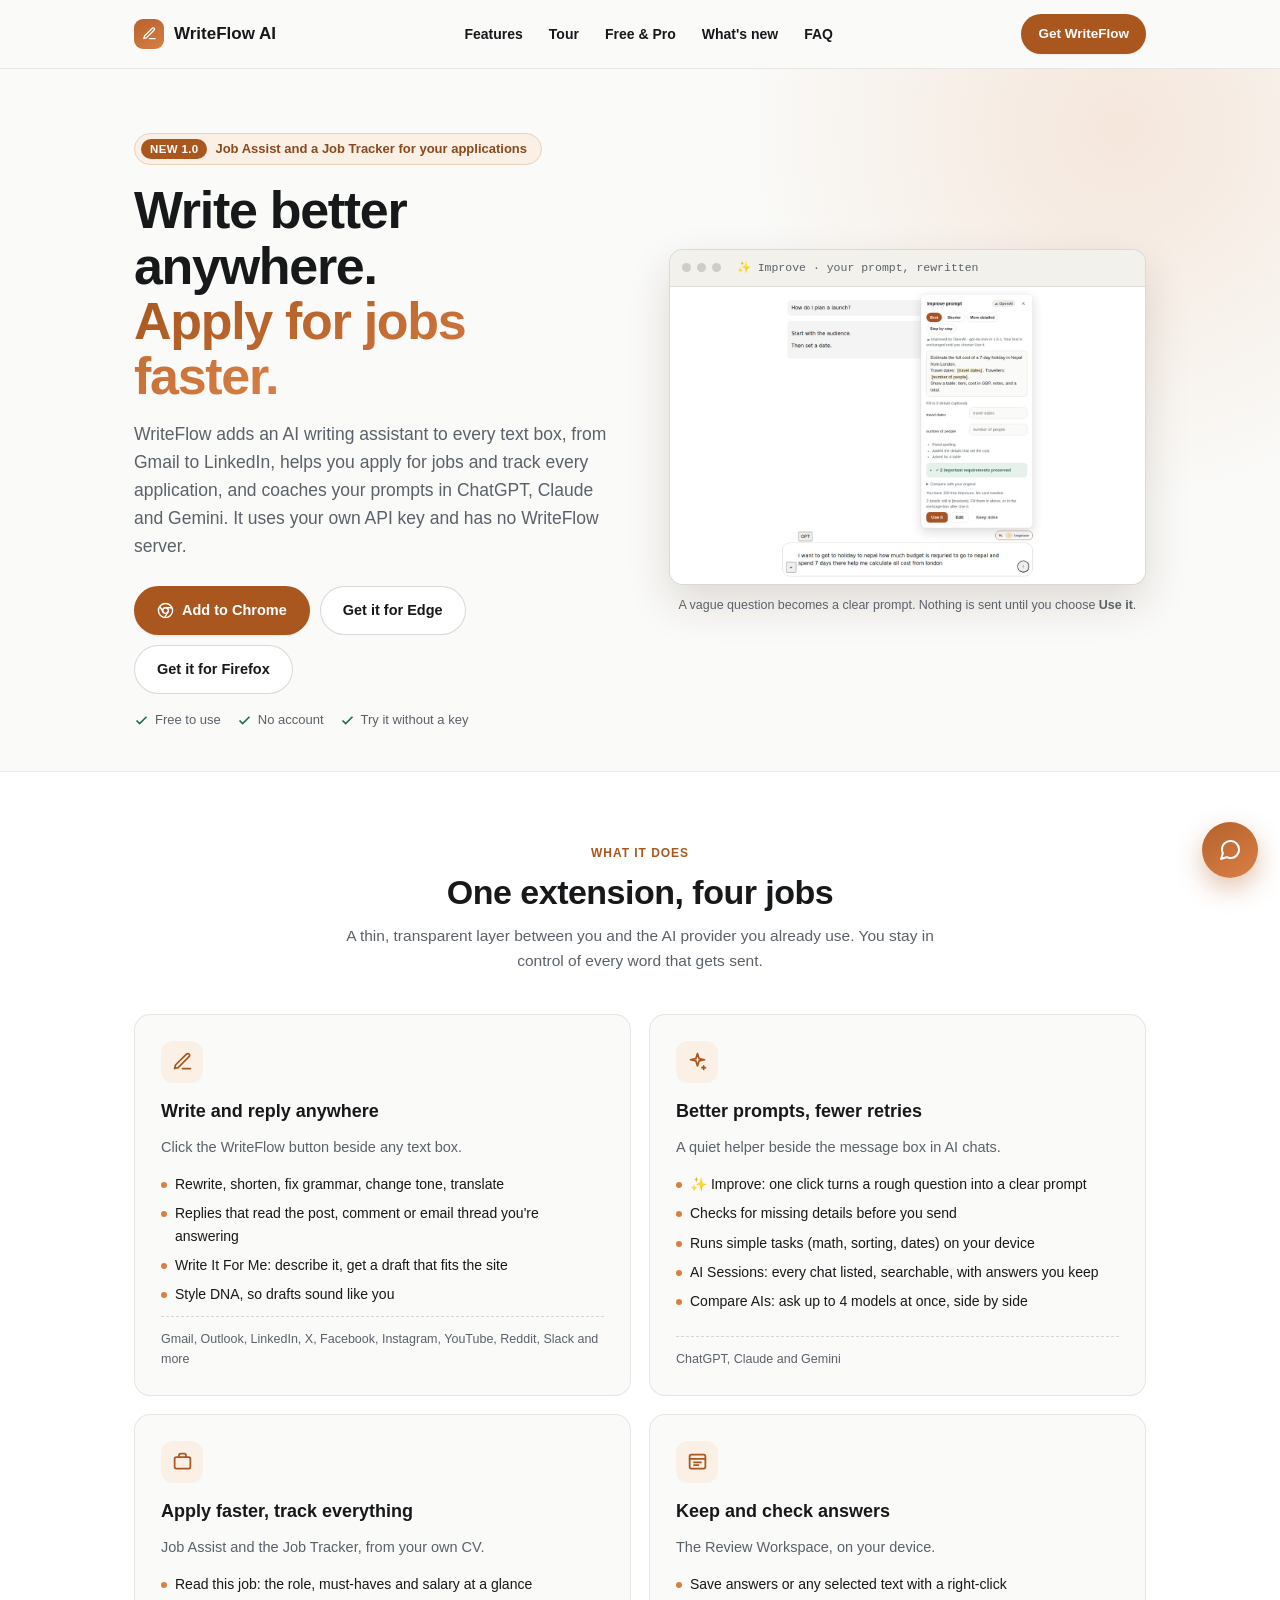
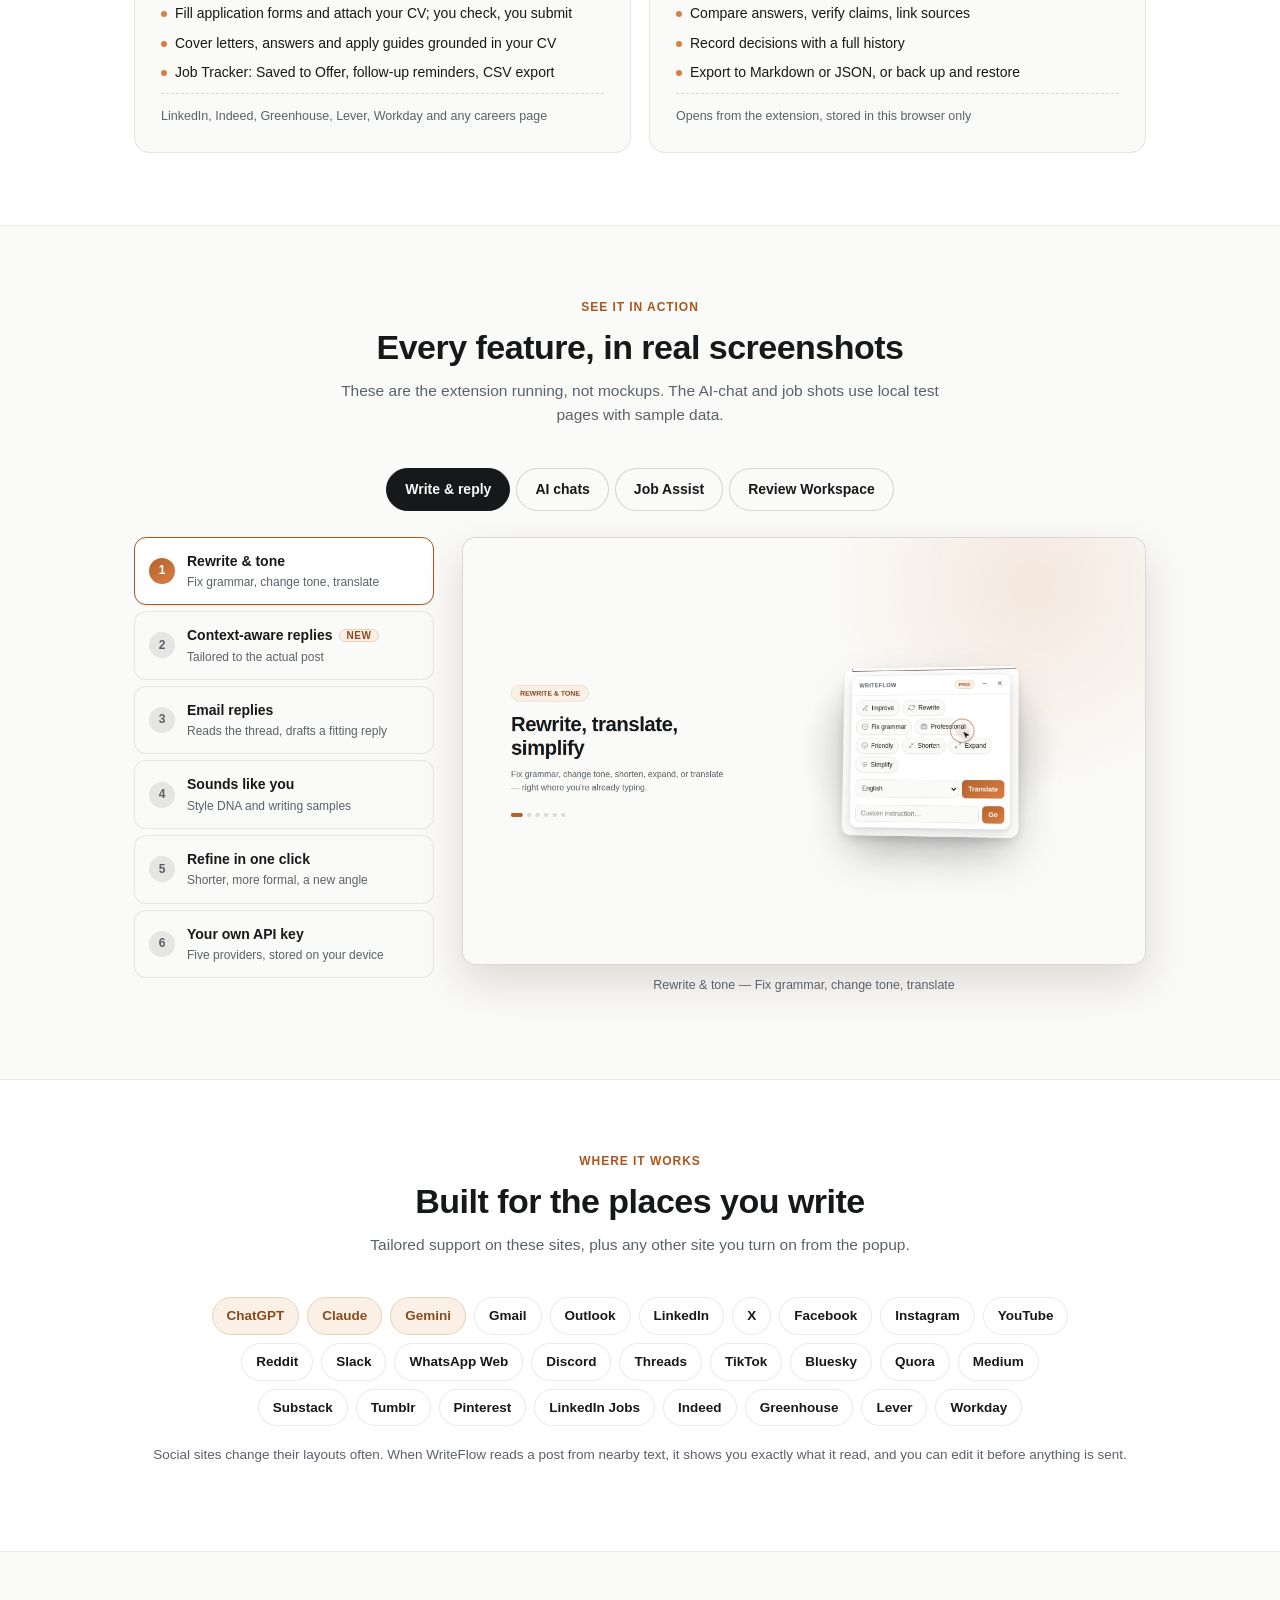
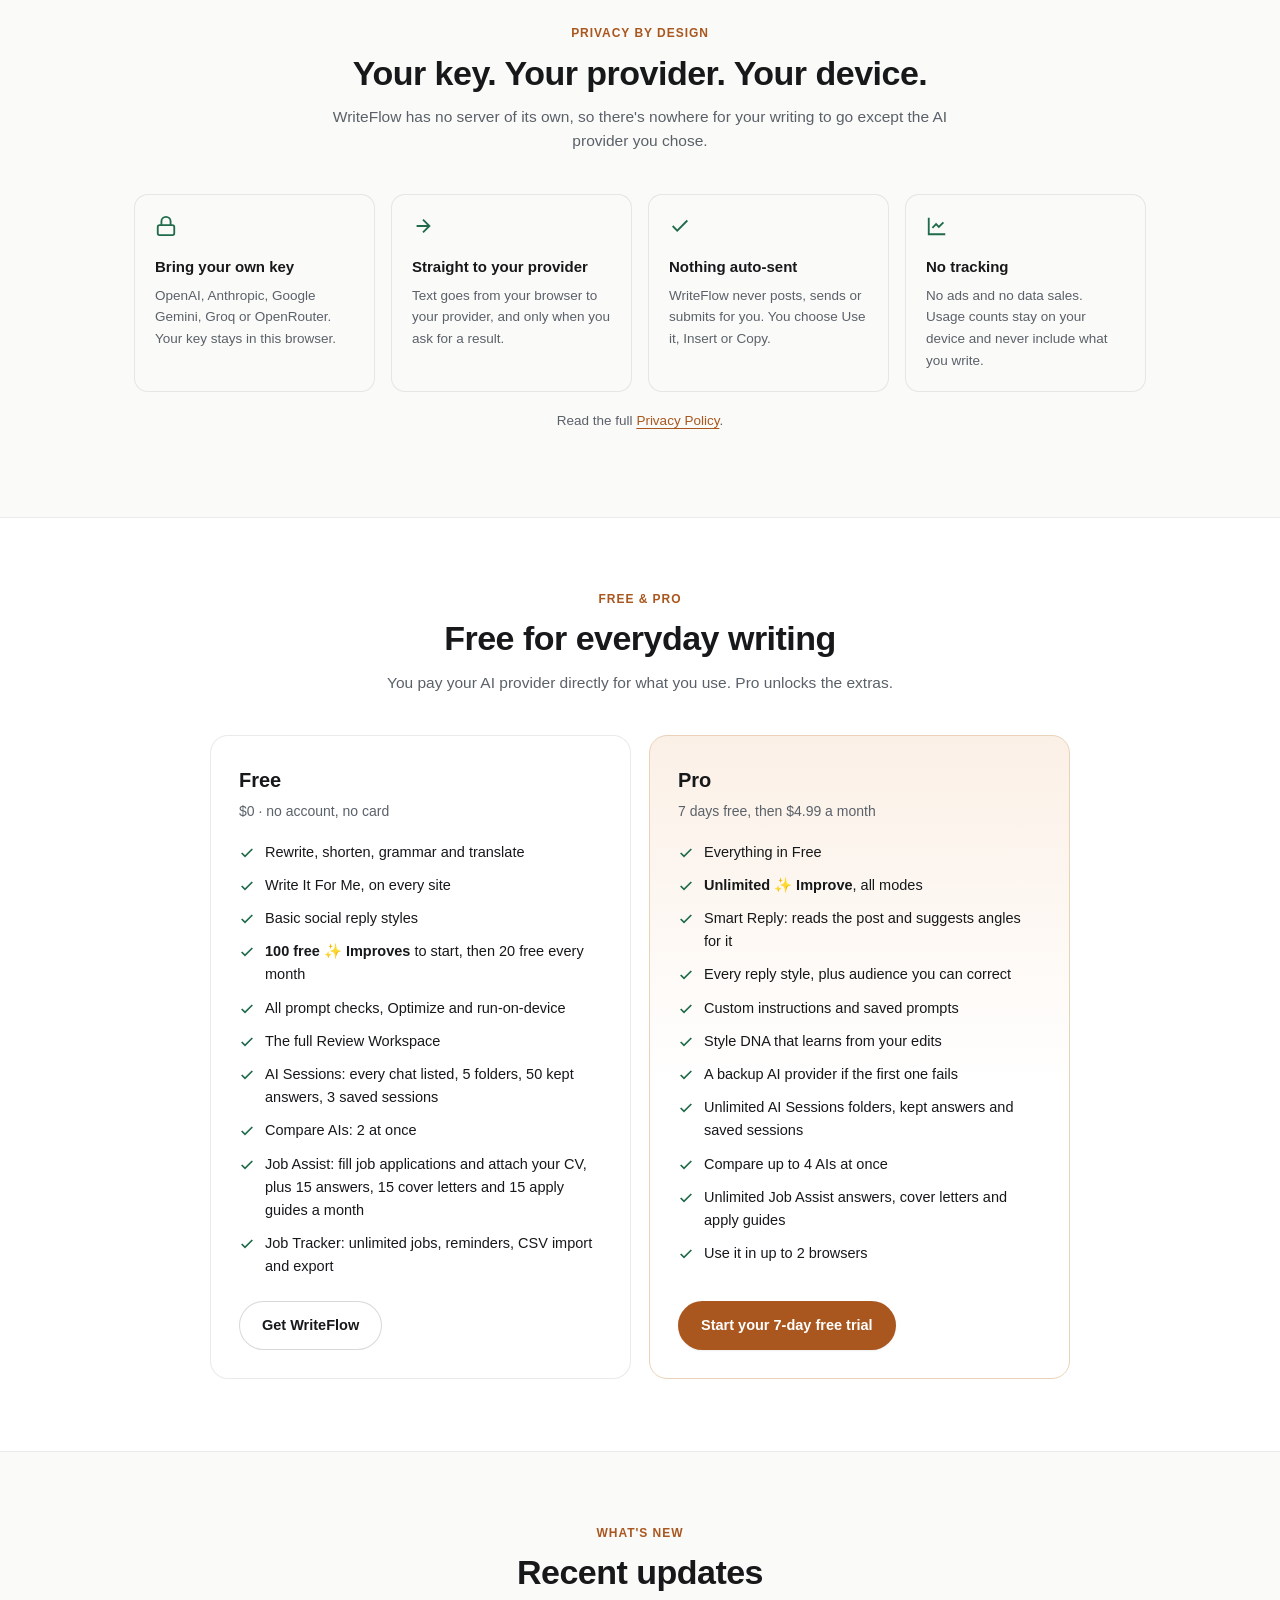
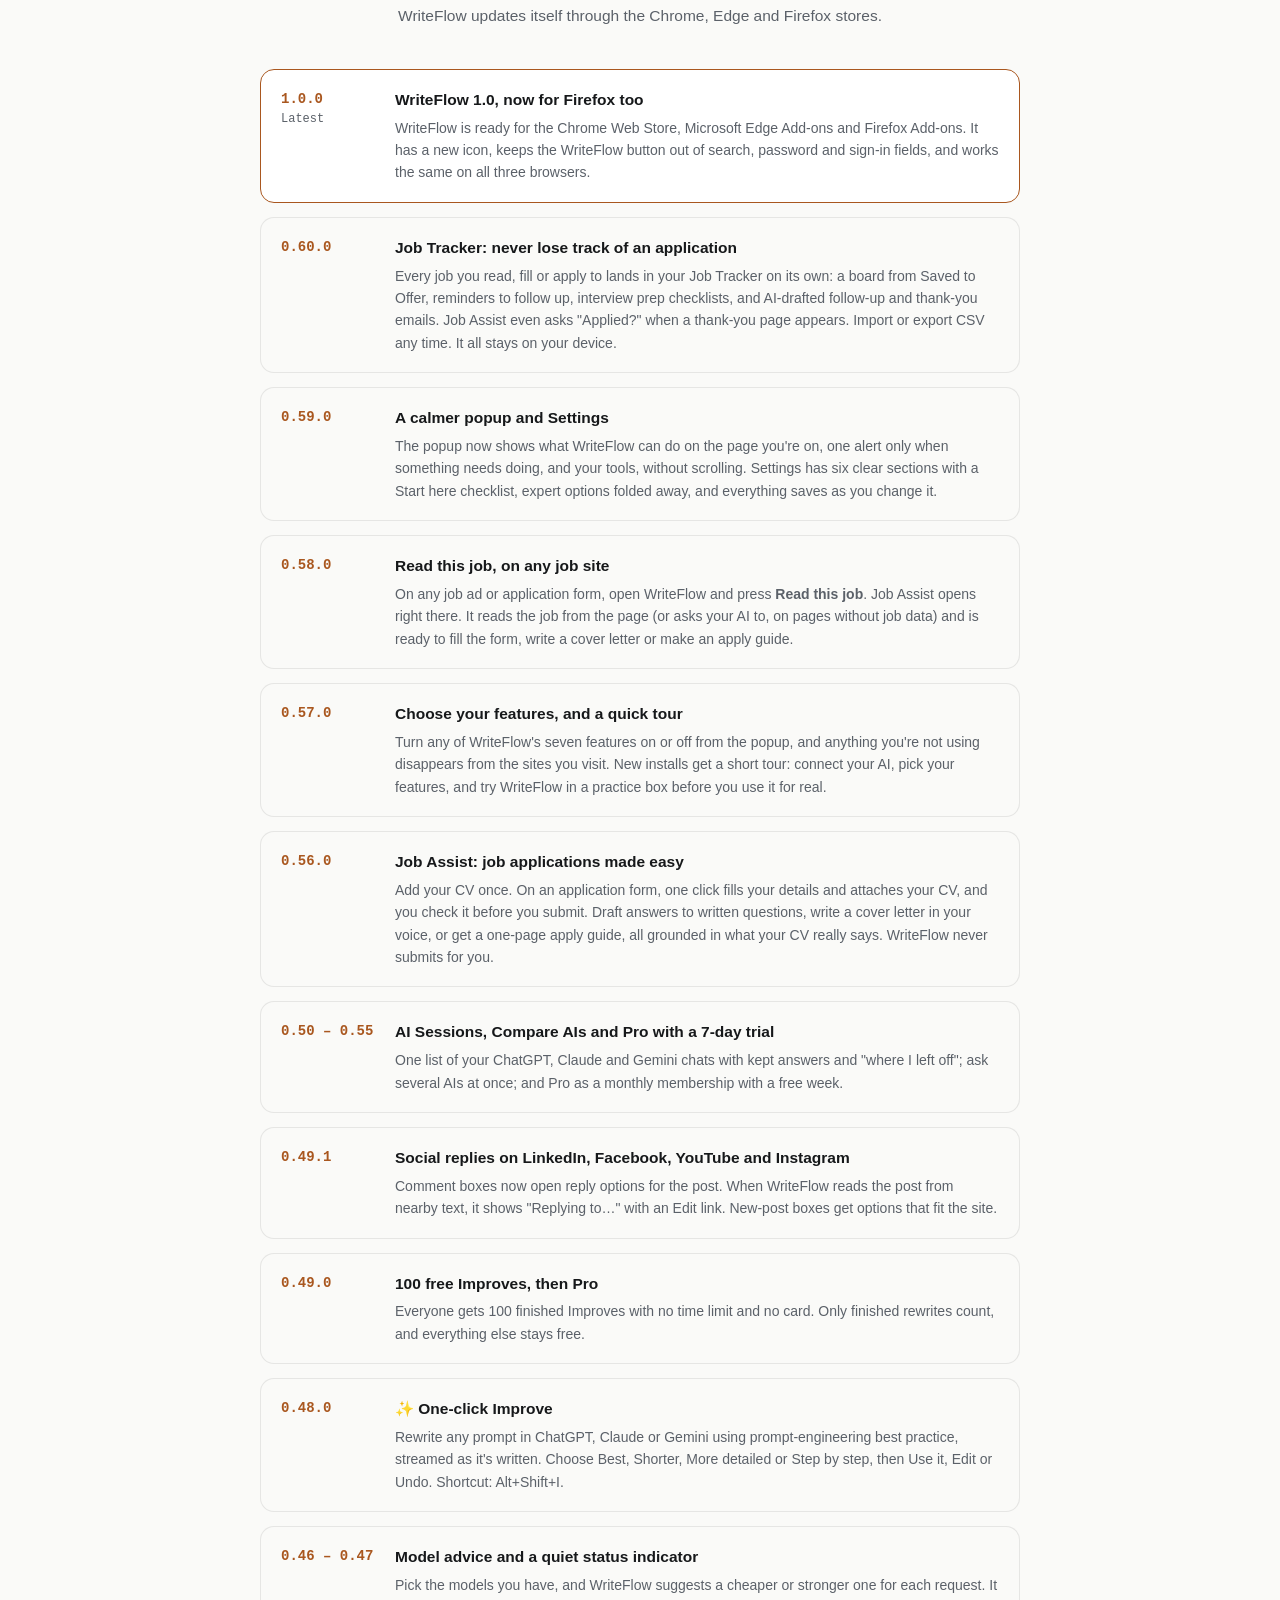
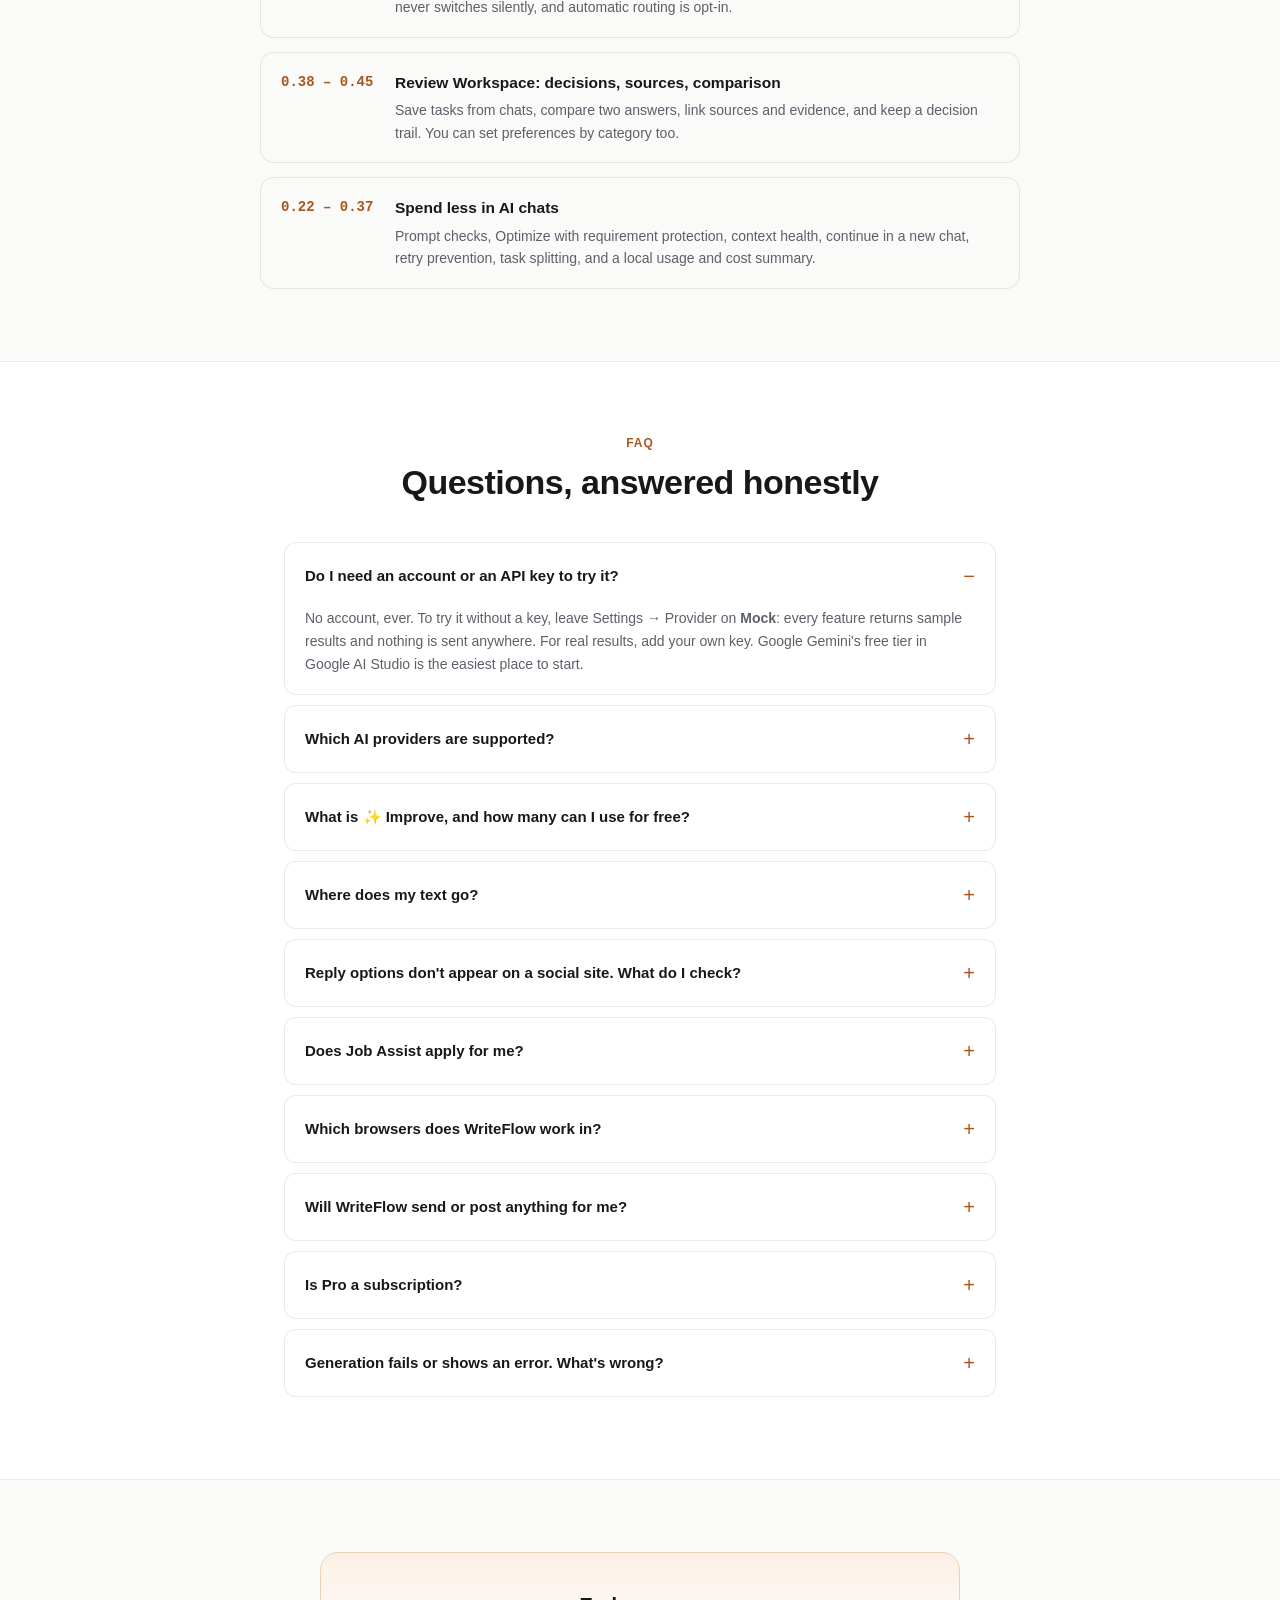
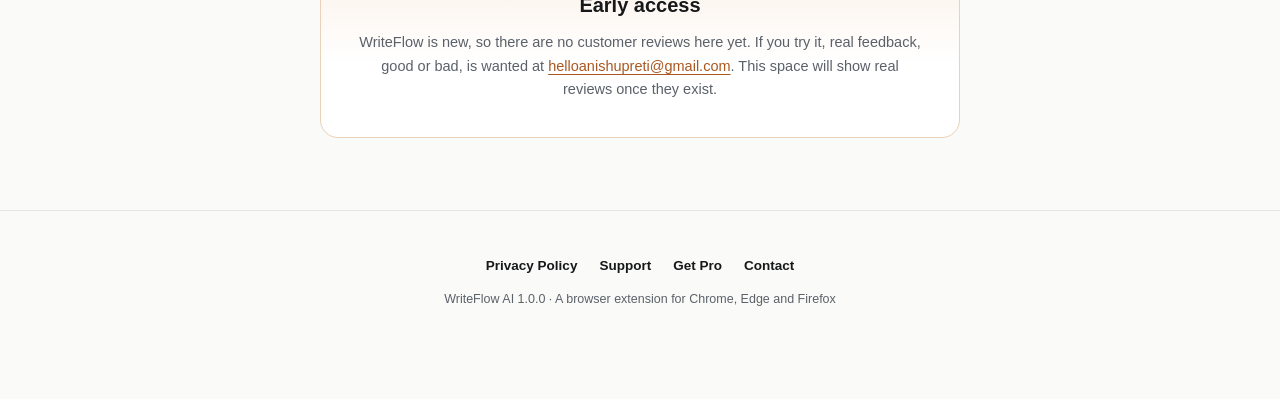
<file: index.html>
<!doctype html>
<html lang="en">
<head>
<meta charset="utf-8" />
<meta name="viewport" content="width=device-width, initial-scale=1, viewport-fit=cover" />
<title>WriteFlow AI — Write, reply and apply with your own AI</title>
<meta name="description" content="WriteFlow AI adds an AI writing assistant to every text box, Job Assist and a Job Tracker for your applications, and a prompt coach for ChatGPT, Claude and Gemini. Bring your own AI key. For Chrome, Edge and Firefox." />
<meta property="og:title" content="WriteFlow AI" />
<meta property="og:description" content="AI writing wherever you type, job applications and a Job Tracker, and one-click prompt Improve. Your own API key, no WriteFlow server." />
<meta property="og:image" content="feature-7-improve.jpg" />
<meta name="theme-color" content="#FAFAF8" media="(prefers-color-scheme: light)" />
<meta name="theme-color" content="#141517" media="(prefers-color-scheme: dark)" />
<link rel="stylesheet" href="site.css" />
</head>
<body>
<a class="skip" href="#main">Skip to content</a>

<nav class="top" aria-label="Main">
  <div class="wrap">
    <a class="brand" href="https://chromewebstore.google.com/detail/writeflow-ai/jhjplcncpldaamlmdbcalagkdjlmplfg" target="_blank" rel="noopener"">
      <span class="mark" aria-hidden="true"><svg width="15" height="15" viewBox="0 0 24 24" fill="none" stroke="#fff" stroke-width="2" stroke-linecap="round" stroke-linejoin="round"><path d="M12 20h9"/><path d="M16.5 3.5a2.121 2.121 0 0 1 3 3L7 19l-4 1 1-4Z"/></svg></span>
      WriteFlow AI
    </a>
    <div class="nav-links">
      <a href="#features">Features</a>
      <a href="#tour">Tour</a>
      <a href="#pricing">Free &amp; Pro</a>
      <a href="#whats-new">What's new</a>
      <a href="#faq">FAQ</a>
    </div>
    <a class="btn btn-primary btn-sm" href="https://chromewebstore.google.com/detail/writeflow-ai/jhjplcncpldaamlmdbcalagkdjlmplfg" target="_blank" rel="noopener"">Get WriteFlow</a>
  </div>
</nav>

<main id="main">
<header class="hero">
  <div class="glow" aria-hidden="true"></div>
  <div class="wrap hero-grid">
    <div>
      <a class="pill" href="#whats-new"><b>NEW 1.0</b> Job Assist and a Job Tracker for your applications</a>
      <h1>Write better anywhere.<br /><span class="accent">Apply for jobs faster.</span></h1>
      <p class="hero-sub">WriteFlow adds an AI writing assistant to every text box, from Gmail to LinkedIn, helps you apply for jobs and track every application, and coaches your prompts in ChatGPT, Claude and Gemini. It uses your own API key and has no WriteFlow server.</p>
      <div class="hero-ctas" id="install">
        <!-- Paste your Chrome Web Store listing URL into href below -->
        <a class="btn btn-primary" id="chrome-link" href="https://chromewebstore.google.com/detail/writeflow-ai/jhjplcncpldaamlmdbcalagkdjlmplfg" target="_blank" rel="noopener">
          <svg width="17" height="17" viewBox="0 0 24 24" fill="none" stroke="currentColor" stroke-width="2" aria-hidden="true"><circle cx="12" cy="12" r="10"/><circle cx="12" cy="12" r="4"/><path d="M21.2 8H12M3.9 6.1 8.5 14M10.9 21.9 15.5 14"/></svg>
          Add to Chrome
        </a>
        <!-- Paste your Microsoft Edge Add-ons listing URL into href below -->
        <a class="btn btn-ghost" id="edge-link" href="https://microsoftedge.microsoft.com/addons/detail/writeflow-ai/eicbicjoddlcniaeecjkgbodmfpnkmbj" target="_blank" rel="noopener">Get it for Edge</a>
        <!-- Paste your Firefox Add-ons (AMO) listing URL into href below -->
        <a class="btn btn-ghost" id="firefox-link" href="https://addons.mozilla.org/en-GB/firefox/addon/writeflow-ai/" target="_blank" rel="noopener">Get it for Firefox</a>
      </div>
      <div class="hero-note">
        <span><svg width="15" height="15" viewBox="0 0 24 24" fill="none" stroke="currentColor" stroke-width="2.6" aria-hidden="true"><path d="M20 6 9 17l-5-5"/></svg>Free to use</span>
        <span><svg width="15" height="15" viewBox="0 0 24 24" fill="none" stroke="currentColor" stroke-width="2.6" aria-hidden="true"><path d="M20 6 9 17l-5-5"/></svg>No account</span>
        <span><svg width="15" height="15" viewBox="0 0 24 24" fill="none" stroke="currentColor" stroke-width="2.6" aria-hidden="true"><path d="M20 6 9 17l-5-5"/></svg>Try it without a key</span>
      </div>
    </div>
    <figure style="margin:0">
      <div class="frame">
        <div class="frame-bar" aria-hidden="true"><i></i><i></i><i></i><span>✨ Improve · your prompt, rewritten</span></div>
        <img src="feature-7-improve.jpg" width="1280" height="800" alt="The WriteFlow Improve card beside an AI chat box, showing a vague travel-budget question rewritten into a clear prompt with the missing details marked." />
      </div>
      <figcaption class="caption">A vague question becomes a clear prompt. Nothing is sent until you choose <b>Use it</b>.</figcaption>
    </figure>
  </div>
</header>

<section class="alt" id="features">
  <div class="wrap">
    <div class="section-head">
      <div class="eyebrow">What it does</div>
      <h2>One extension, four jobs</h2>
      <p class="section-sub">A thin, transparent layer between you and the AI provider you already use. You stay in control of every word that gets sent.</p>
    </div>
    <div class="pillars">
      <article class="pillar">
        <div class="pillar-icon" aria-hidden="true"><svg width="21" height="21" viewBox="0 0 24 24" fill="none" stroke="currentColor" stroke-width="2" stroke-linecap="round" stroke-linejoin="round"><path d="M12 20h9"/><path d="M16.5 3.5a2.121 2.121 0 0 1 3 3L7 19l-4 1 1-4Z"/></svg></div>
        <h3>Write and reply anywhere</h3>
        <p>Click the WriteFlow button beside any text box.</p>
        <ul>
          <li>Rewrite, shorten, fix grammar, change tone, translate</li>
          <li>Replies that read the post, comment or email thread you're answering</li>
          <li>Write It For Me: describe it, get a draft that fits the site</li>
          <li>Style DNA, so drafts sound like you</li>
        </ul>
        <div class="where">Gmail, Outlook, LinkedIn, X, Facebook, Instagram, YouTube, Reddit, Slack and more</div>
      </article>
      <article class="pillar">
        <div class="pillar-icon" aria-hidden="true"><svg width="21" height="21" viewBox="0 0 24 24" fill="none" stroke="currentColor" stroke-width="2" stroke-linecap="round" stroke-linejoin="round"><path d="m12 3 1.9 5.8L20 10l-6.1 1.2L12 17l-1.9-5.8L4 10l6.1-1.2Z"/><path d="M19 17v4M17 19h4"/></svg></div>
        <h3>Better prompts, fewer retries</h3>
        <p>A quiet helper beside the message box in AI chats.</p>
        <ul>
          <li>✨ Improve: one click turns a rough question into a clear prompt</li>
          <li>Checks for missing details before you send</li>
          <li>Runs simple tasks (math, sorting, dates) on your device</li>
          <li>AI Sessions: every chat listed, searchable, with answers you keep</li>
          <li>Compare AIs: ask up to 4 models at once, side by side</li>
        </ul>
        <div class="where">ChatGPT, Claude and Gemini</div>
      </article>
      <article class="pillar">
        <div class="pillar-icon" aria-hidden="true"><svg width="21" height="21" viewBox="0 0 24 24" fill="none" stroke="currentColor" stroke-width="2" stroke-linecap="round" stroke-linejoin="round"><rect x="3" y="7" width="18" height="13" rx="2"/><path d="M8 7V5a2 2 0 0 1 2-2h4a2 2 0 0 1 2 2v2"/></svg></div>
        <h3>Apply faster, track everything</h3>
        <p>Job Assist and the Job Tracker, from your own CV.</p>
        <ul>
          <li>Read this job: the role, must-haves and salary at a glance</li>
          <li>Fill application forms and attach your CV; you check, you submit</li>
          <li>Cover letters, answers and apply guides grounded in your CV</li>
          <li>Job Tracker: Saved to Offer, follow-up reminders, CSV export</li>
        </ul>
        <div class="where">LinkedIn, Indeed, Greenhouse, Lever, Workday and any careers page</div>
      </article>
      <article class="pillar">
        <div class="pillar-icon" aria-hidden="true"><svg width="21" height="21" viewBox="0 0 24 24" fill="none" stroke="currentColor" stroke-width="2" stroke-linecap="round" stroke-linejoin="round"><rect x="3" y="4" width="18" height="16" rx="2"/><path d="M3 9h18M8 13h8M8 16h5"/></svg></div>
        <h3>Keep and check answers</h3>
        <p>The Review Workspace, on your device.</p>
        <ul>
          <li>Save answers or any selected text with a right-click</li>
          <li>Compare answers, verify claims, link sources</li>
          <li>Record decisions with a full history</li>
          <li>Export to Markdown or JSON, or back up and restore</li>
        </ul>
        <div class="where">Opens from the extension, stored in this browser only</div>
      </article>
    </div>
  </div>
</section>

<section id="tour">
  <div class="wrap">
    <div class="section-head">
      <div class="eyebrow">See it in action</div>
      <h2>Every feature, in real screenshots</h2>
      <p class="section-sub">These are the extension running, not mockups. The AI-chat and job shots use local test pages with sample data.</p>
    </div>
    <div class="groups" role="group" aria-label="Choose a feature group">
      <button class="group-btn" type="button" data-group="write" aria-pressed="true">Write &amp; reply</button>
      <button class="group-btn" type="button" data-group="prompt" aria-pressed="false">AI chats</button>
      <button class="group-btn" type="button" data-group="jobs" aria-pressed="false">Job Assist</button>
      <button class="group-btn" type="button" data-group="review" aria-pressed="false">Review Workspace</button>
    </div>
    <div class="showcase">
      <div class="tabs" role="tablist" aria-label="Features" aria-orientation="vertical"></div>
      <div class="shot" role="tabpanel" id="shot-panel">
        <div class="frame"><img id="shot-img" src="feature-1-rewrite.jpg" width="1280" height="800" alt="" /></div>
        <p class="caption" id="shot-caption"></p>
      </div>
    </div>
  </div>
</section>

<section class="alt" id="sites">
  <div class="wrap">
    <div class="section-head">
      <div class="eyebrow">Where it works</div>
      <h2>Built for the places you write</h2>
      <p class="section-sub">Tailored support on these sites, plus any other site you turn on from the popup.</p>
    </div>
    <div class="sites">
      <span class="site ai">ChatGPT</span><span class="site ai">Claude</span><span class="site ai">Gemini</span>
      <span class="site">Gmail</span><span class="site">Outlook</span><span class="site">LinkedIn</span><span class="site">X</span>
      <span class="site">Facebook</span><span class="site">Instagram</span><span class="site">YouTube</span><span class="site">Reddit</span>
      <span class="site">Slack</span><span class="site">WhatsApp Web</span><span class="site">Discord</span><span class="site">Threads</span>
      <span class="site">TikTok</span><span class="site">Bluesky</span><span class="site">Quora</span><span class="site">Medium</span>
      <span class="site">Substack</span><span class="site">Tumblr</span><span class="site">Pinterest</span>
      <span class="site">LinkedIn Jobs</span><span class="site">Indeed</span><span class="site">Greenhouse</span><span class="site">Lever</span><span class="site">Workday</span>
    </div>
    <p class="sites-note">Social sites change their layouts often. When WriteFlow reads a post from nearby text, it shows you exactly what it read, and you can edit it before anything is sent.</p>
  </div>
</section>

<section id="privacy">
  <div class="wrap">
    <div class="section-head">
      <div class="eyebrow">Privacy by design</div>
      <h2>Your key. Your provider. Your device.</h2>
      <p class="section-sub">WriteFlow has no server of its own, so there's nowhere for your writing to go except the AI provider you chose.</p>
    </div>
    <div class="trust">
      <div><svg width="22" height="22" viewBox="0 0 24 24" fill="none" stroke="currentColor" stroke-width="2" aria-hidden="true"><rect x="3" y="11" width="18" height="11" rx="2"/><path d="M7 11V7a5 5 0 0 1 10 0v4"/></svg><h3>Bring your own key</h3><p>OpenAI, Anthropic, Google Gemini, Groq or OpenRouter. Your key stays in this browser.</p></div>
      <div><svg width="22" height="22" viewBox="0 0 24 24" fill="none" stroke="currentColor" stroke-width="2" aria-hidden="true"><path d="M5 12h14M12 5l7 7-7 7"/></svg><h3>Straight to your provider</h3><p>Text goes from your browser to your provider, and only when you ask for a result.</p></div>
      <div><svg width="22" height="22" viewBox="0 0 24 24" fill="none" stroke="currentColor" stroke-width="2" aria-hidden="true"><path d="M20 6 9 17l-5-5"/></svg><h3>Nothing auto-sent</h3><p>WriteFlow never posts, sends or submits for you. You choose Use it, Insert or Copy.</p></div>
      <div><svg width="22" height="22" viewBox="0 0 24 24" fill="none" stroke="currentColor" stroke-width="2" aria-hidden="true"><path d="M3 3v18h18"/><path d="m7 14 4-4 3 3 5-5"/></svg><h3>No tracking</h3><p>No ads and no data sales. Usage counts stay on your device and never include what you write.</p></div>
    </div>
    <p class="sites-note">Read the full <a href="privacy-policy.html">Privacy Policy</a>.</p>
  </div>
</section>

<section class="alt" id="pricing">
  <div class="wrap">
    <div class="section-head">
      <div class="eyebrow">Free &amp; Pro</div>
      <h2>Free for everyday writing</h2>
      <p class="section-sub">You pay your AI provider directly for what you use. Pro unlocks the extras.</p>
    </div>
    <div class="plans">
      <div class="plan">
        <h3>Free</h3>
        <div class="price">$0 · no account, no card</div>
        <ul>
          <li><svg width="16" height="16" viewBox="0 0 24 24" fill="none" stroke="currentColor" stroke-width="2.6" aria-hidden="true"><path d="M20 6 9 17l-5-5"/></svg><span>Rewrite, shorten, grammar and translate</span></li>
          <li><svg width="16" height="16" viewBox="0 0 24 24" fill="none" stroke="currentColor" stroke-width="2.6" aria-hidden="true"><path d="M20 6 9 17l-5-5"/></svg><span>Write It For Me, on every site</span></li>
          <li><svg width="16" height="16" viewBox="0 0 24 24" fill="none" stroke="currentColor" stroke-width="2.6" aria-hidden="true"><path d="M20 6 9 17l-5-5"/></svg><span>Basic social reply styles</span></li>
          <li><svg width="16" height="16" viewBox="0 0 24 24" fill="none" stroke="currentColor" stroke-width="2.6" aria-hidden="true"><path d="M20 6 9 17l-5-5"/></svg><span><b>100 free ✨ Improves</b> to start, then 20 free every month</span></li>
          <li><svg width="16" height="16" viewBox="0 0 24 24" fill="none" stroke="currentColor" stroke-width="2.6" aria-hidden="true"><path d="M20 6 9 17l-5-5"/></svg><span>All prompt checks, Optimize and run-on-device</span></li>
          <li><svg width="16" height="16" viewBox="0 0 24 24" fill="none" stroke="currentColor" stroke-width="2.6" aria-hidden="true"><path d="M20 6 9 17l-5-5"/></svg><span>The full Review Workspace</span></li>
          <li><svg width="16" height="16" viewBox="0 0 24 24" fill="none" stroke="currentColor" stroke-width="2.6" aria-hidden="true"><path d="M20 6 9 17l-5-5"/></svg><span>AI Sessions: every chat listed, 5 folders, 50 kept answers, 3 saved sessions</span></li>
          <li><svg width="16" height="16" viewBox="0 0 24 24" fill="none" stroke="currentColor" stroke-width="2.6" aria-hidden="true"><path d="M20 6 9 17l-5-5"/></svg><span>Compare AIs: 2 at once</span></li>
          <li><svg width="16" height="16" viewBox="0 0 24 24" fill="none" stroke="currentColor" stroke-width="2.6" aria-hidden="true"><path d="M20 6 9 17l-5-5"/></svg><span>Job Assist: fill job applications and attach your CV, plus 15 answers, 15 cover letters and 15 apply guides a month</span></li>
          <li><svg width="16" height="16" viewBox="0 0 24 24" fill="none" stroke="currentColor" stroke-width="2.6" aria-hidden="true"><path d="M20 6 9 17l-5-5"/></svg><span>Job Tracker: unlimited jobs, reminders, CSV import and export</span></li>
        </ul>
        <a class="btn btn-ghost" href="#install">Get WriteFlow</a>
      </div>
      <div class="plan pro">
        <h3>Pro</h3>
        <div class="price">7 days free, then $4.99 a month</div>
        <ul>
          <li><svg width="16" height="16" viewBox="0 0 24 24" fill="none" stroke="currentColor" stroke-width="2.6" aria-hidden="true"><path d="M20 6 9 17l-5-5"/></svg><span>Everything in Free</span></li>
          <li><svg width="16" height="16" viewBox="0 0 24 24" fill="none" stroke="currentColor" stroke-width="2.6" aria-hidden="true"><path d="M20 6 9 17l-5-5"/></svg><span><b>Unlimited ✨ Improve</b>, all modes</span></li>
          <li><svg width="16" height="16" viewBox="0 0 24 24" fill="none" stroke="currentColor" stroke-width="2.6" aria-hidden="true"><path d="M20 6 9 17l-5-5"/></svg><span>Smart Reply: reads the post and suggests angles for it</span></li>
          <li><svg width="16" height="16" viewBox="0 0 24 24" fill="none" stroke="currentColor" stroke-width="2.6" aria-hidden="true"><path d="M20 6 9 17l-5-5"/></svg><span>Every reply style, plus audience you can correct</span></li>
          <li><svg width="16" height="16" viewBox="0 0 24 24" fill="none" stroke="currentColor" stroke-width="2.6" aria-hidden="true"><path d="M20 6 9 17l-5-5"/></svg><span>Custom instructions and saved prompts</span></li>
          <li><svg width="16" height="16" viewBox="0 0 24 24" fill="none" stroke="currentColor" stroke-width="2.6" aria-hidden="true"><path d="M20 6 9 17l-5-5"/></svg><span>Style DNA that learns from your edits</span></li>
          <li><svg width="16" height="16" viewBox="0 0 24 24" fill="none" stroke="currentColor" stroke-width="2.6" aria-hidden="true"><path d="M20 6 9 17l-5-5"/></svg><span>A backup AI provider if the first one fails</span></li>
          <li><svg width="16" height="16" viewBox="0 0 24 24" fill="none" stroke="currentColor" stroke-width="2.6" aria-hidden="true"><path d="M20 6 9 17l-5-5"/></svg><span>Unlimited AI Sessions folders, kept answers and saved sessions</span></li>
          <li><svg width="16" height="16" viewBox="0 0 24 24" fill="none" stroke="currentColor" stroke-width="2.6" aria-hidden="true"><path d="M20 6 9 17l-5-5"/></svg><span>Compare up to 4 AIs at once</span></li>
          <li><svg width="16" height="16" viewBox="0 0 24 24" fill="none" stroke="currentColor" stroke-width="2.6" aria-hidden="true"><path d="M20 6 9 17l-5-5"/></svg><span>Unlimited Job Assist answers, cover letters and apply guides</span></li>
          <li><svg width="16" height="16" viewBox="0 0 24 24" fill="none" stroke="currentColor" stroke-width="2.6" aria-hidden="true"><path d="M20 6 9 17l-5-5"/></svg><span>Use it in up to 2 browsers</span></li>
        </ul>
        <a class="btn btn-primary" href="https://anishup.gumroad.com/l/writeflow-pro" target="_blank" rel="noopener">Start your 7-day free trial</a>
      </div>
    </div>
  </div>
</section>

<section id="whats-new">
  <div class="wrap">
    <div class="section-head">
      <div class="eyebrow">What's new</div>
      <h2>Recent updates</h2>
      <p class="section-sub">WriteFlow updates itself through the Chrome, Edge and Firefox stores.</p>
    </div>
    <div class="timeline">
      <article class="release latest">
        <div class="ver">1.0.0<small>Latest</small></div>
        <div><h3>WriteFlow 1.0, now for Firefox too</h3><p>WriteFlow is ready for the Chrome Web Store, Microsoft Edge Add-ons and Firefox Add-ons. It has a new icon, keeps the WriteFlow button out of search, password and sign-in fields, and works the same on all three browsers.</p></div>
      </article>
      <article class="release">
        <div class="ver">0.60.0</div>
        <div><h3>Job Tracker: never lose track of an application</h3><p>Every job you read, fill or apply to lands in your Job Tracker on its own: a board from Saved to Offer, reminders to follow up, interview prep checklists, and AI-drafted follow-up and thank-you emails. Job Assist even asks "Applied?" when a thank-you page appears. Import or export CSV any time. It all stays on your device.</p></div>
      </article>
      <article class="release">
        <div class="ver">0.59.0</div>
        <div><h3>A calmer popup and Settings</h3><p>The popup now shows what WriteFlow can do on the page you're on, one alert only when something needs doing, and your tools, without scrolling. Settings has six clear sections with a Start here checklist, expert options folded away, and everything saves as you change it.</p></div>
      </article>
      <article class="release">
        <div class="ver">0.58.0</div>
        <div><h3>Read this job, on any job site</h3><p>On any job ad or application form, open WriteFlow and press <b>Read this job</b>. Job Assist opens right there. It reads the job from the page (or asks your AI to, on pages without job data) and is ready to fill the form, write a cover letter or make an apply guide.</p></div>
      </article>
      <article class="release">
        <div class="ver">0.57.0</div>
        <div><h3>Choose your features, and a quick tour</h3><p>Turn any of WriteFlow's seven features on or off from the popup, and anything you're not using disappears from the sites you visit. New installs get a short tour: connect your AI, pick your features, and try WriteFlow in a practice box before you use it for real.</p></div>
      </article>
      <article class="release">
        <div class="ver">0.56.0</div>
        <div><h3>Job Assist: job applications made easy</h3><p>Add your CV once. On an application form, one click fills your details and attaches your CV, and you check it before you submit. Draft answers to written questions, write a cover letter in your voice, or get a one-page apply guide, all grounded in what your CV really says. WriteFlow never submits for you.</p></div>
      </article>
      <article class="release">
        <div class="ver">0.50 – 0.55</div>
        <div><h3>AI Sessions, Compare AIs and Pro with a 7-day trial</h3><p>One list of your ChatGPT, Claude and Gemini chats with kept answers and "where I left off"; ask several AIs at once; and Pro as a monthly membership with a free week.</p></div>
      </article>
      <article class="release">
        <div class="ver">0.49.1</div>
        <div><h3>Social replies on LinkedIn, Facebook, YouTube and Instagram</h3><p>Comment boxes now open reply options for the post. When WriteFlow reads the post from nearby text, it shows "Replying to…" with an Edit link. New-post boxes get options that fit the site.</p></div>
      </article>
      <article class="release">
        <div class="ver">0.49.0</div>
        <div><h3>100 free Improves, then Pro</h3><p>Everyone gets 100 finished Improves with no time limit and no card. Only finished rewrites count, and everything else stays free.</p></div>
      </article>
      <article class="release">
        <div class="ver">0.48.0</div>
        <div><h3>✨ One-click Improve</h3><p>Rewrite any prompt in ChatGPT, Claude or Gemini using prompt-engineering best practice, streamed as it's written. Choose Best, Shorter, More detailed or Step by step, then Use it, Edit or Undo. Shortcut: Alt+Shift+I.</p></div>
      </article>
      <article class="release">
        <div class="ver">0.46 – 0.47</div>
        <div><h3>Model advice and a quiet status indicator</h3><p>Pick the models you have, and WriteFlow suggests a cheaper or stronger one for each request. It never switches silently, and automatic routing is opt-in.</p></div>
      </article>
      <article class="release">
        <div class="ver">0.38 – 0.45</div>
        <div><h3>Review Workspace: decisions, sources, comparison</h3><p>Save tasks from chats, compare two answers, link sources and evidence, and keep a decision trail. You can set preferences by category too.</p></div>
      </article>
      <article class="release">
        <div class="ver">0.22 – 0.37</div>
        <div><h3>Spend less in AI chats</h3><p>Prompt checks, Optimize with requirement protection, context health, continue in a new chat, retry prevention, task splitting, and a local usage and cost summary.</p></div>
      </article>
    </div>
  </div>
</section>

<section class="alt" id="faq">
  <div class="wrap faq">
    <div class="section-head">
      <div class="eyebrow">FAQ</div>
      <h2>Questions, answered honestly</h2>
    </div>
    <details open>
      <summary>Do I need an account or an API key to try it?</summary>
      <p>No account, ever. To try it without a key, leave Settings → Provider on <b>Mock</b>: every feature returns sample results and nothing is sent anywhere. For real results, add your own key. Google Gemini's free tier in Google AI Studio is the easiest place to start.</p>
    </details>
    <details>
      <summary>Which AI providers are supported?</summary>
      <p>OpenAI, Anthropic (Claude), Google Gemini, Groq and OpenRouter. You choose the provider and the models you want to use. Your key is stored only in this browser.</p>
    </details>
    <details>
      <summary>What is ✨ Improve, and how many can I use for free?</summary>
      <p>In ChatGPT, Claude or Gemini, type a prompt of six or more words and click <b>✨ Improve</b> beside the message box, or press Alt+Shift+I. Your AI provider rewrites it into a clearer prompt, and you choose whether to use it. You get 100 free Improves to start, then 20 free every month. Errors and cancelled ones don't count. Pro makes Improve unlimited, and every other feature stays free.</p>
    </details>
    <details>
      <summary>Where does my text go?</summary>
      <p>When you ask for a result, the text you're working on, plus the post or email you're replying to for replies, goes directly from your browser to your AI provider, using your key. WriteFlow has no server and never sees it. Prompt checks run on your device. Details are in the <a href="privacy-policy.html">Privacy Policy</a>.</p>
    </details>
    <details>
      <summary>Reply options don't appear on a social site. What do I check?</summary>
      <ul>
        <li>Click inside the comment box first, then click the WriteFlow button.</li>
        <li>If WriteFlow can't read the post, the reply panel asks you to paste it. Your reply is still tailored.</li>
        <li>Check that the site isn't turned off in the popup or in Settings → Disabled Sites.</li>
        <li>Still wrong? Email the site and what you clicked, and the layout will be fixed.</li>
      </ul>
    </details>
    <details>
      <summary>Does Job Assist apply for me?</summary>
      <p>No. It reads the job, fills the form fields you choose and attaches your CV, and it can draft answers and a cover letter. You check everything and press the site's own submit button yourself. Your CV and profile stay in your browser, and your name and contact details are never sent to the AI.</p>
    </details>
    <details>
      <summary>Which browsers does WriteFlow work in?</summary>
      <p>Chrome, Microsoft Edge and Firefox on desktop. Your settings and data stay in the browser you use; nothing is synced between browsers except the free-Improve counter through your browser's own sync.</p>
    </details>
    <details>
      <summary>Will WriteFlow send or post anything for me?</summary>
      <p>Never. Every result waits for you to choose Use it, Insert, Replace or Copy. Prompts in AI chats are never sent for you.</p>
    </details>
    <details>
      <summary>Is Pro a subscription?</summary>
      <p>Yes. Pro is a Gumroad membership at $4.99 a month, and it starts with a 7-day free trial. Gumroad checks your card at signup but charges nothing until day 8, and WriteFlow reminds you 2 days before. You can cancel any time from your Gumroad library, and Pro stays on until the end of the period you paid for. Your price may include VAT or sales tax for your country. If you bought the original one-time Pro licence, it keeps working and you never need to subscribe.</p>
    </details>
    <details>
      <summary>Generation fails or shows an error. What's wrong?</summary>
      <p>Most often the selected provider doesn't match the key. For example, an OpenAI key won't work with Anthropic selected. Also check that the key hasn't expired or run out of credit. See <a href="support.html">Support</a> for more.</p>
    </details>
  </div>
</section>

<section>
  <div class="wrap">
    <div class="early">
      <h3>Early access</h3>
      <p>WriteFlow is new, so there are no customer reviews here yet. If you try it, real feedback, good or bad, is wanted at <a href="mailto:helloanishupreti@gmail.com">helloanishupreti@gmail.com</a>. This space will show real reviews once they exist.</p>
    </div>
  </div>
</section>
</main>

<footer class="site-foot">
  <div class="wrap">
    <div class="foot-links">
      <a href="privacy-policy.html">Privacy Policy</a>
      <a href="support.html">Support</a>
      <a href="https://anishup.gumroad.com/l/writeflow-pro" target="_blank" rel="noopener">Get Pro</a>
      <a href="mailto:helloanishupreti@gmail.com">Contact</a>
    </div>
    <div class="copyright">WriteFlow AI 1.0.0 · A browser extension for Chrome, Edge and Firefox</div>
  </div>
</footer>

<div class="contact-wrap">
  <div class="contact-card" id="contact-card" hidden>
    <h4>Say hi</h4>
    <p>Questions, feedback, or just want to connect?</p>
    <a class="contact-link" href="https://facebook.com/anishu1" target="_blank" rel="noopener"><span class="ci" aria-hidden="true"><svg width="15" height="15" viewBox="0 0 24 24" fill="currentColor"><path d="M22 12a10 10 0 1 0-11.6 9.9v-7H7.9V12h2.5V9.8c0-2.5 1.5-3.9 3.8-3.9 1.1 0 2.2.2 2.2.2v2.5h-1.3c-1.2 0-1.6.8-1.6 1.6V12h2.8l-.4 2.9h-2.4v7A10 10 0 0 0 22 12Z"/></svg></span>Facebook</a>
    <a class="contact-link" href="https://instagram.com/anishupreti" target="_blank" rel="noopener"><span class="ci" aria-hidden="true"><svg width="15" height="15" viewBox="0 0 24 24" fill="none" stroke="currentColor" stroke-width="2"><rect x="2" y="2" width="20" height="20" rx="5"/><circle cx="12" cy="12" r="4"/></svg></span>Instagram</a>
    <a class="contact-link" href="mailto:helloanishupreti@gmail.com"><span class="ci" aria-hidden="true"><svg width="15" height="15" viewBox="0 0 24 24" fill="none" stroke="currentColor" stroke-width="2"><path d="M4 4h16v16H4z"/><path d="m22 6-10 7L2 6"/></svg></span>Email</a>
  </div>
  <button class="contact-bubble" id="contact-bubble" type="button" aria-expanded="false" aria-controls="contact-card" aria-label="Contact the developer">
    <svg class="icon-chat" width="24" height="24" viewBox="0 0 24 24" fill="none" stroke="#fff" stroke-width="2" stroke-linecap="round" stroke-linejoin="round" aria-hidden="true"><path d="M21 11.5a8.38 8.38 0 0 1-.9 3.8 8.5 8.5 0 0 1-7.6 4.7 8.38 8.38 0 0 1-3.8-.9L3 21l1.9-5.7a8.38 8.38 0 0 1-.9-3.8 8.5 8.5 0 0 1 4.7-7.6 8.38 8.38 0 0 1 3.8-.9h.5a8.48 8.48 0 0 1 8 8v.5z"/></svg>
    <svg class="icon-close" width="22" height="22" viewBox="0 0 24 24" fill="none" stroke="#fff" stroke-width="2.4" stroke-linecap="round" aria-hidden="true"><path d="M18 6 6 18M6 6l12 12"/></svg>
  </button>
</div>

<script>
(function () {
  // Feature tour: three groups, each with its own real screenshots.
  var SHOTS = {
    write: [
      { img: "feature-1-rewrite.jpg", title: "Rewrite & tone", sub: "Fix grammar, change tone, translate", alt: "WriteFlow rewrite and tone options beside a text box." },
      { img: "feature-2-social.jpg", title: "Context-aware replies", sub: "Tailored to the actual post", alt: "The Reply to this post panel with reply angles based on the post.", isNew: true },
      { img: "feature-3-email.jpg", title: "Email replies", sub: "Reads the thread, drafts a fitting reply", alt: "WriteFlow drafting an email reply from the thread." },
      { img: "feature-5-style.jpg", title: "Sounds like you", sub: "Style DNA and writing samples", alt: "WriteFlow personalization settings." },
      { img: "feature-6-refine.jpg", title: "Refine in one click", sub: "Shorter, more formal, a new angle", alt: "One-click refinement chips on a WriteFlow result." },
      { img: "feature-4-byok.jpg", title: "Your own API key", sub: "Five providers, stored on your device", alt: "WriteFlow settings with provider and API key." }
    ],
    prompt: [
      { img: "feature-7-improve.jpg", title: "✨ Improve", sub: "A clearer prompt in one click", alt: "The Improve card rewriting a vague question into a clear prompt.", isNew: true },
      { img: "feature-8-checks.jpg", title: "Prompt checks", sub: "Spot problems before you send", alt: "WriteFlow listing three issues with a prompt before sending, with Optimize and Keep as is." },
      { img: "feature-9-local.jpg", title: "Run on your device", sub: "Simple tasks without an AI call", alt: "WriteFlow sorting a list on the device and noting one AI request avoided." },
      { img: "feature-10-models.jpg", title: "Model advice", sub: "Cheaper or stronger, never silent", alt: "Choose a model dialog recommending a lower-cost enabled model." }
    ],
    jobs: [
      { img: "feature-12-job-read.jpg", title: "Read this job", sub: "The role, must-haves and salary at a glance", alt: "Job Assist beside a job ad, showing the job title, company and the key points it picked out.", isNew: true },
      { img: "feature-13-cover-letter.jpg", title: "Cover letters", sub: "Drafted from the job and your CV", alt: "Job Assist drafting a cover letter for the job on the page.", isNew: true },
      { img: "feature-14-tracker.jpg", title: "Job Tracker", sub: "Every application, Saved to Offer", alt: "The Job Tracker board with jobs in Saved, Applied, Screening, Interview and Offer, and a Needs you today list.", isNew: true }
    ],
    review: [
      { img: "feature-11-workspace.jpg", title: "Review Workspace", sub: "Questions, evidence and decisions together", alt: "The Review Workspace with open, pending and closed items for a supplier review." }
    ]
  };
  var tablist = document.querySelector(".tabs");
  var img = document.getElementById("shot-img");
  var caption = document.getElementById("shot-caption");
  var groupBtns = Array.prototype.slice.call(document.querySelectorAll(".group-btn"));
  var tabs = [], current = -1, items = [];

  function show(i, focus) {
    if (i === current) return;
    current = i;
    tabs.forEach(function (t, j) { t.setAttribute("aria-selected", j === i ? "true" : "false"); t.tabIndex = j === i ? 0 : -1; });
    var item = items[i];
    img.classList.add("fading");
    setTimeout(function () { img.src = item.img; img.alt = item.alt; caption.textContent = item.title + " — " + item.sub; img.classList.remove("fading"); }, 180);
    document.getElementById("shot-panel").setAttribute("aria-labelledby", tabs[i].id);
    if (focus) tabs[i].focus();
  }
  function setGroup(name) {
    groupBtns.forEach(function (b) { b.setAttribute("aria-pressed", b.dataset.group === name ? "true" : "false"); });
    items = SHOTS[name]; current = -1; tablist.innerHTML = "";
    tabs = items.map(function (item, i) {
      var b = document.createElement("button");
      b.type = "button"; b.className = "tab"; b.setAttribute("role", "tab"); b.id = "tab-" + name + "-" + i;
      b.setAttribute("aria-controls", "shot-panel");
      b.innerHTML = '<span class="tab-num">' + (i + 1) + '</span><span class="tab-text"><strong></strong><small></small></span>';
      b.querySelector("strong").textContent = item.title;
      if (item.isNew) { var n = document.createElement("span"); n.className = "new"; n.textContent = "NEW"; b.querySelector("strong").appendChild(n); }
      b.querySelector("small").textContent = item.sub;
      b.addEventListener("click", function () { show(i); });
      tablist.appendChild(b);
      return b;
    });
    show(0);
  }
  groupBtns.forEach(function (b) { b.addEventListener("click", function () { setGroup(b.dataset.group); }); });
  tablist.addEventListener("keydown", function (e) {
    var keys = { ArrowDown: 1, ArrowRight: 1, ArrowUp: -1, ArrowLeft: -1 };
    if (!(e.key in keys)) return;
    e.preventDefault();
    show((current + keys[e.key] + tabs.length) % tabs.length, true);
  });
  setGroup("write");

  // Contact bubble
  var bubble = document.getElementById("contact-bubble"), card = document.getElementById("contact-card");
  function setOpen(open) { bubble.setAttribute("aria-expanded", open ? "true" : "false"); card.hidden = !open; }
  bubble.addEventListener("click", function () { setOpen(card.hidden); });
  document.addEventListener("click", function (e) { if (!card.hidden && !e.target.closest(".contact-wrap")) setOpen(false); });
  document.addEventListener("keydown", function (e) { if (e.key === "Escape" && !card.hidden) { setOpen(false); bubble.focus(); } });
})();
</script>
</body>
</html>
</file>
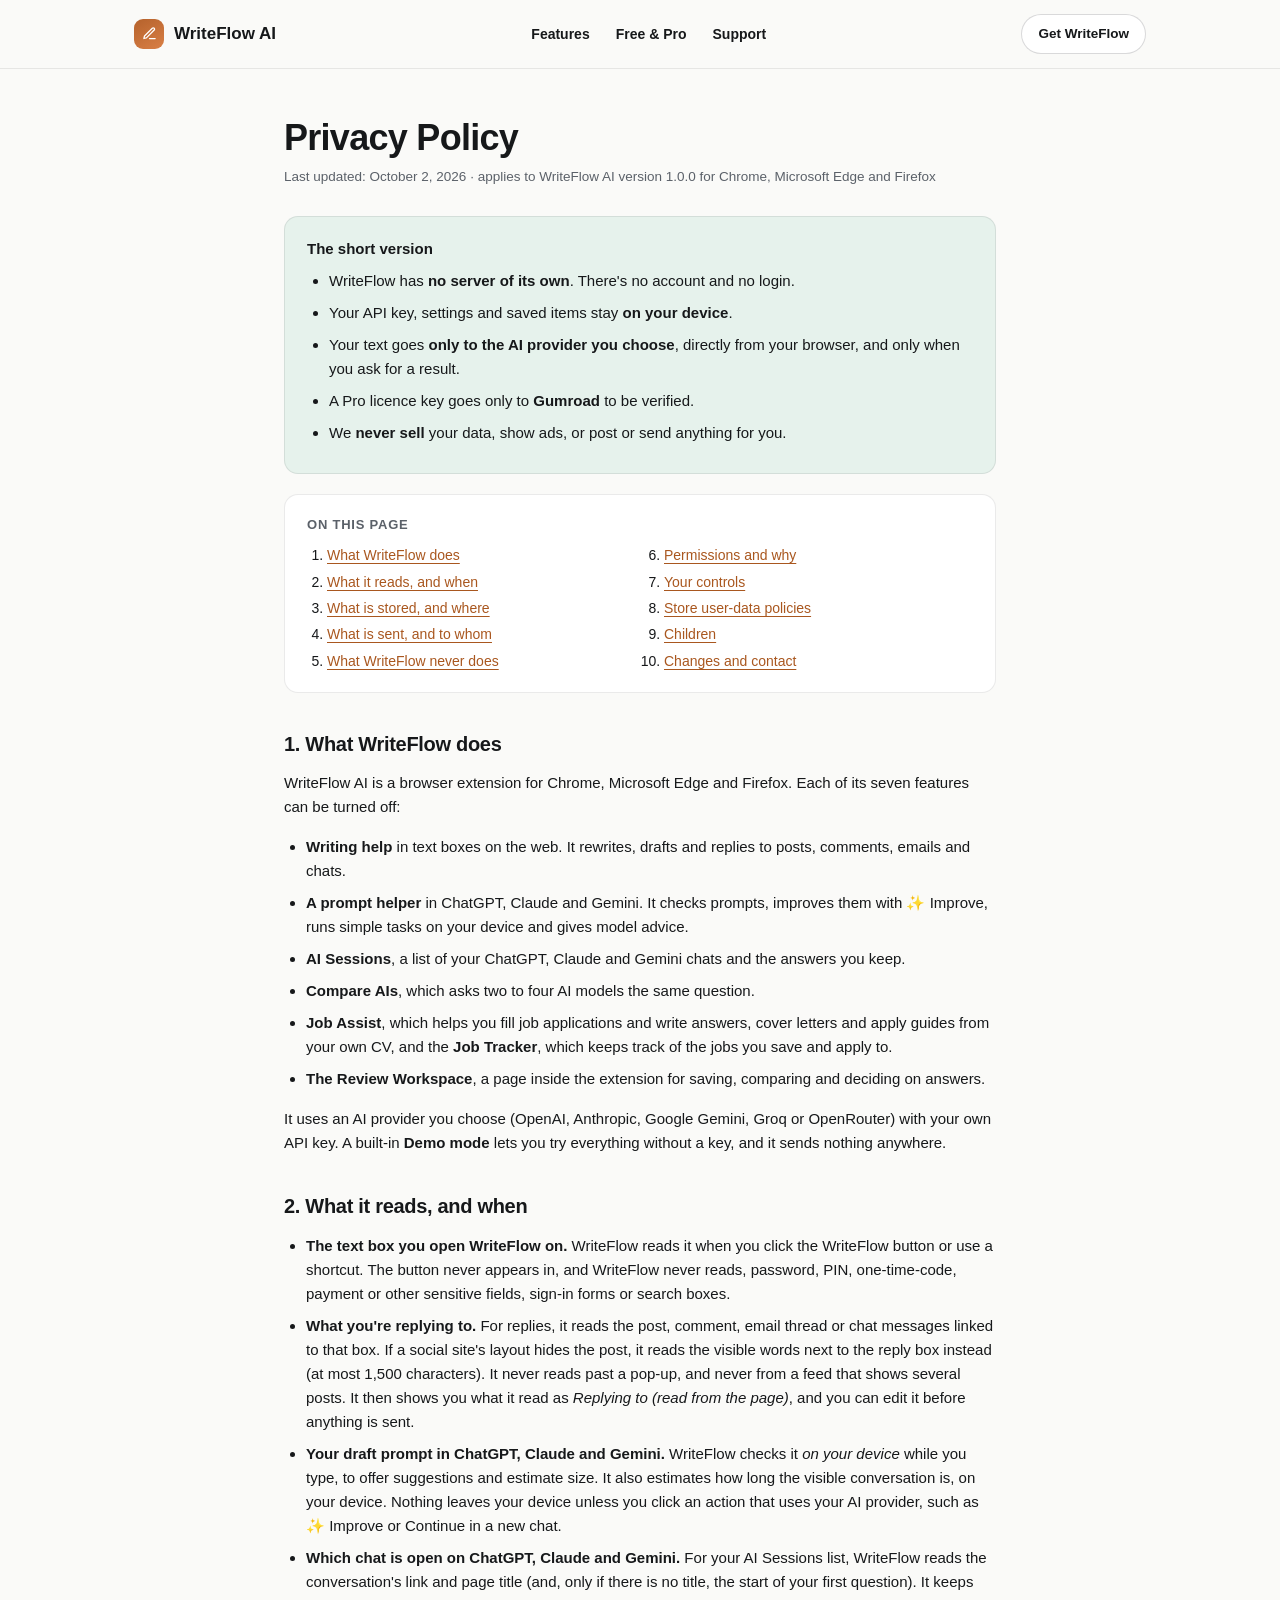
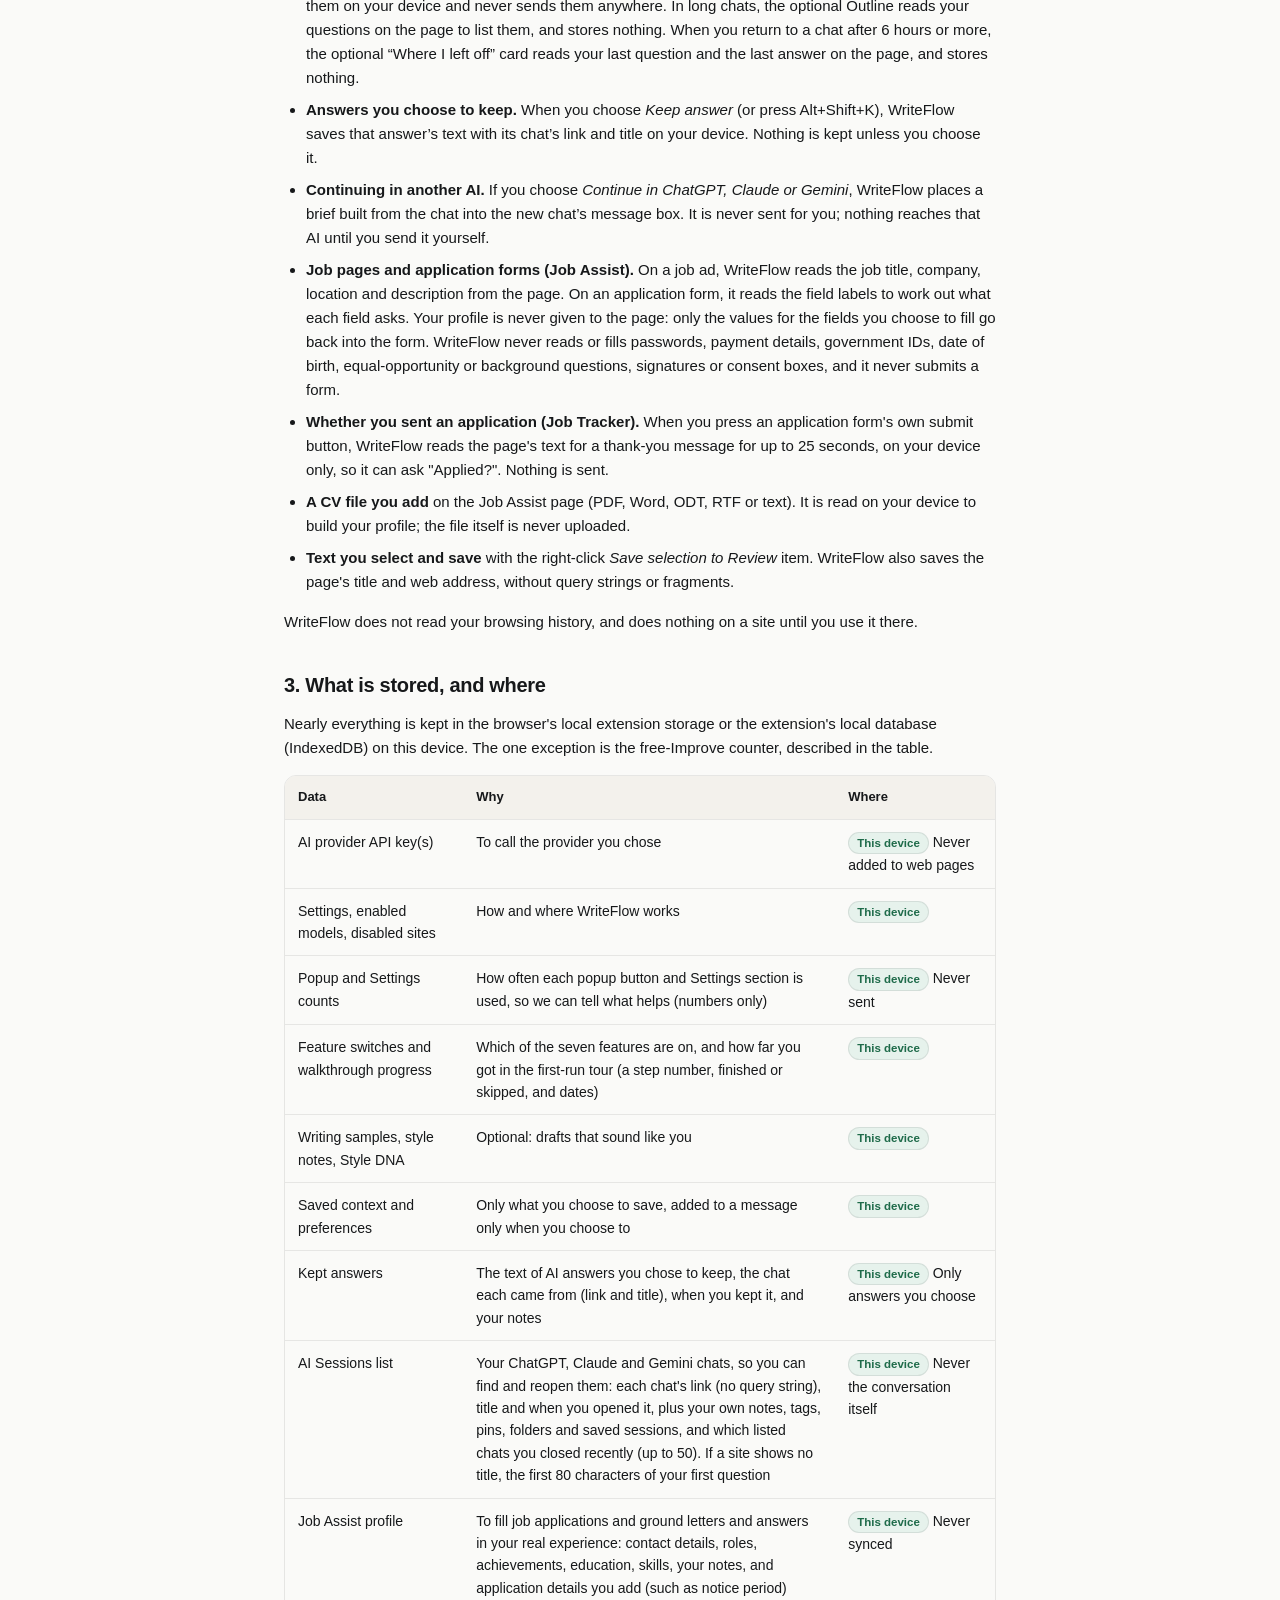
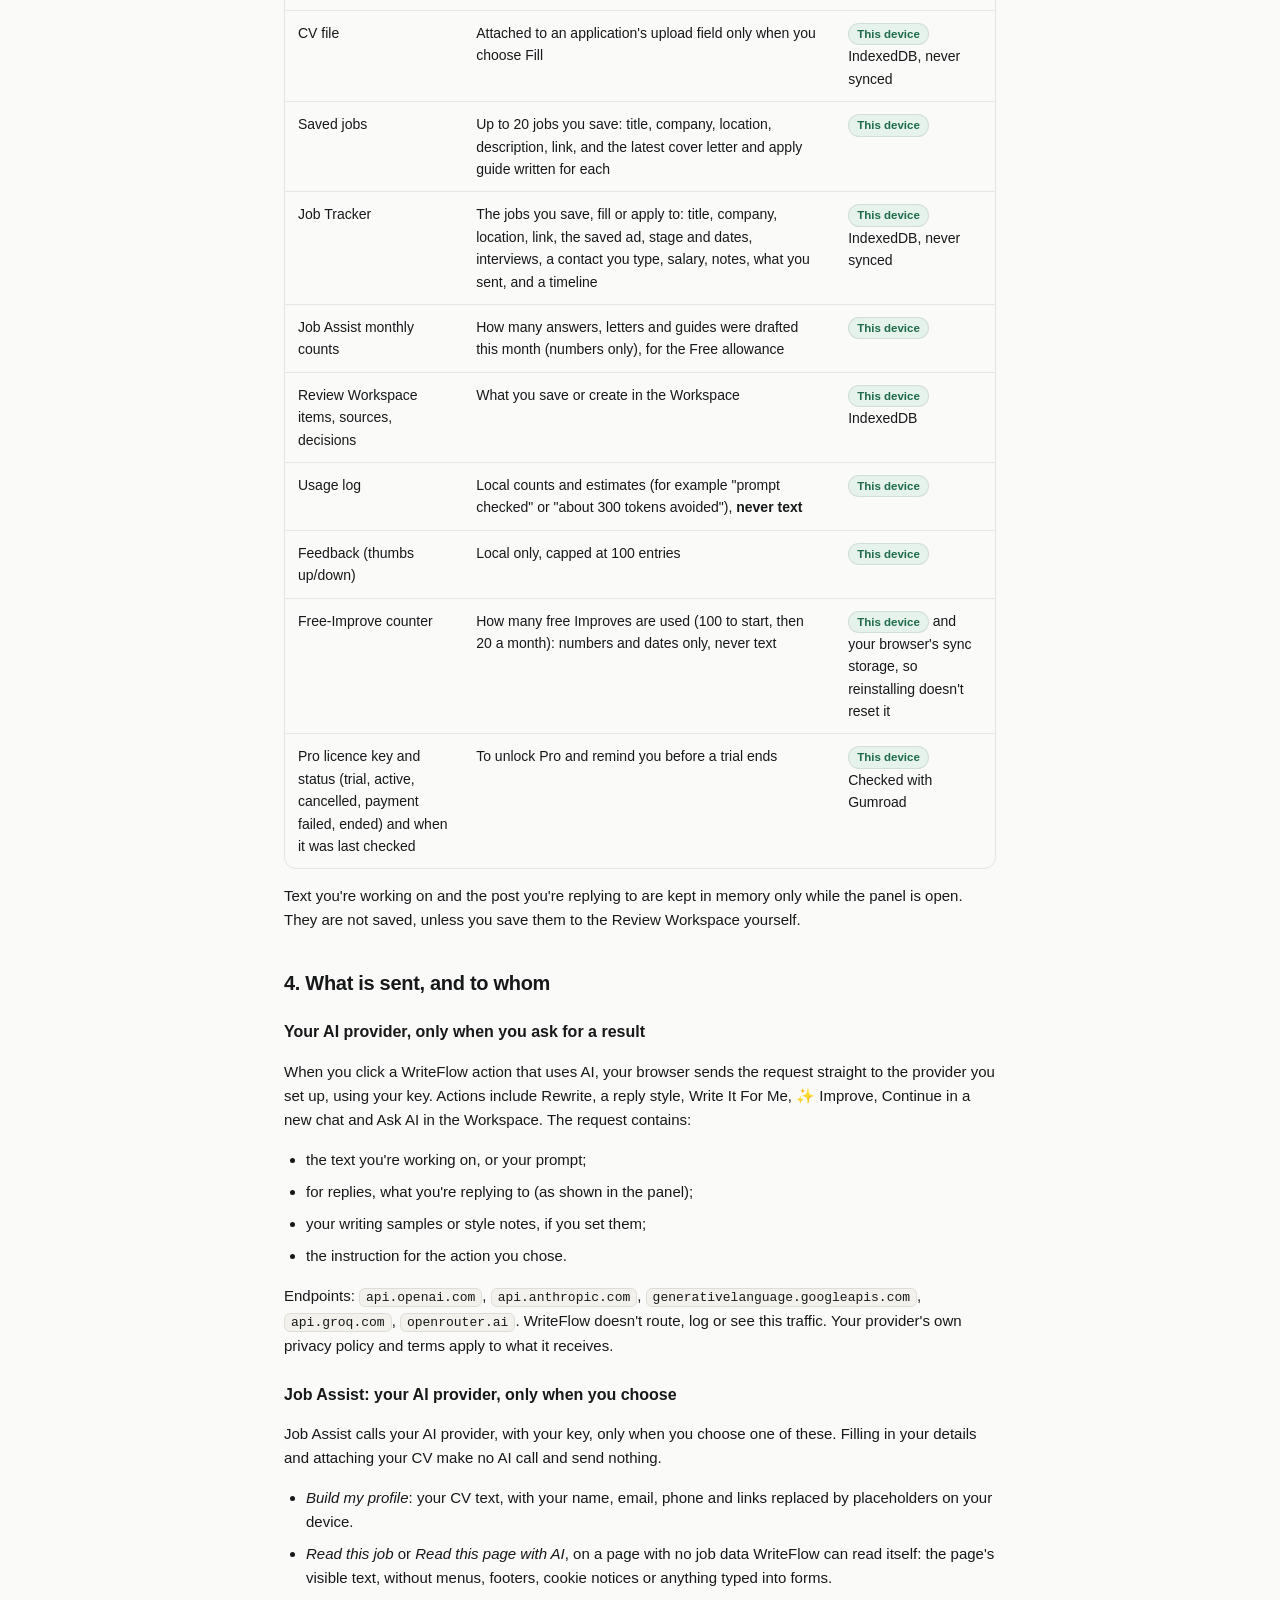
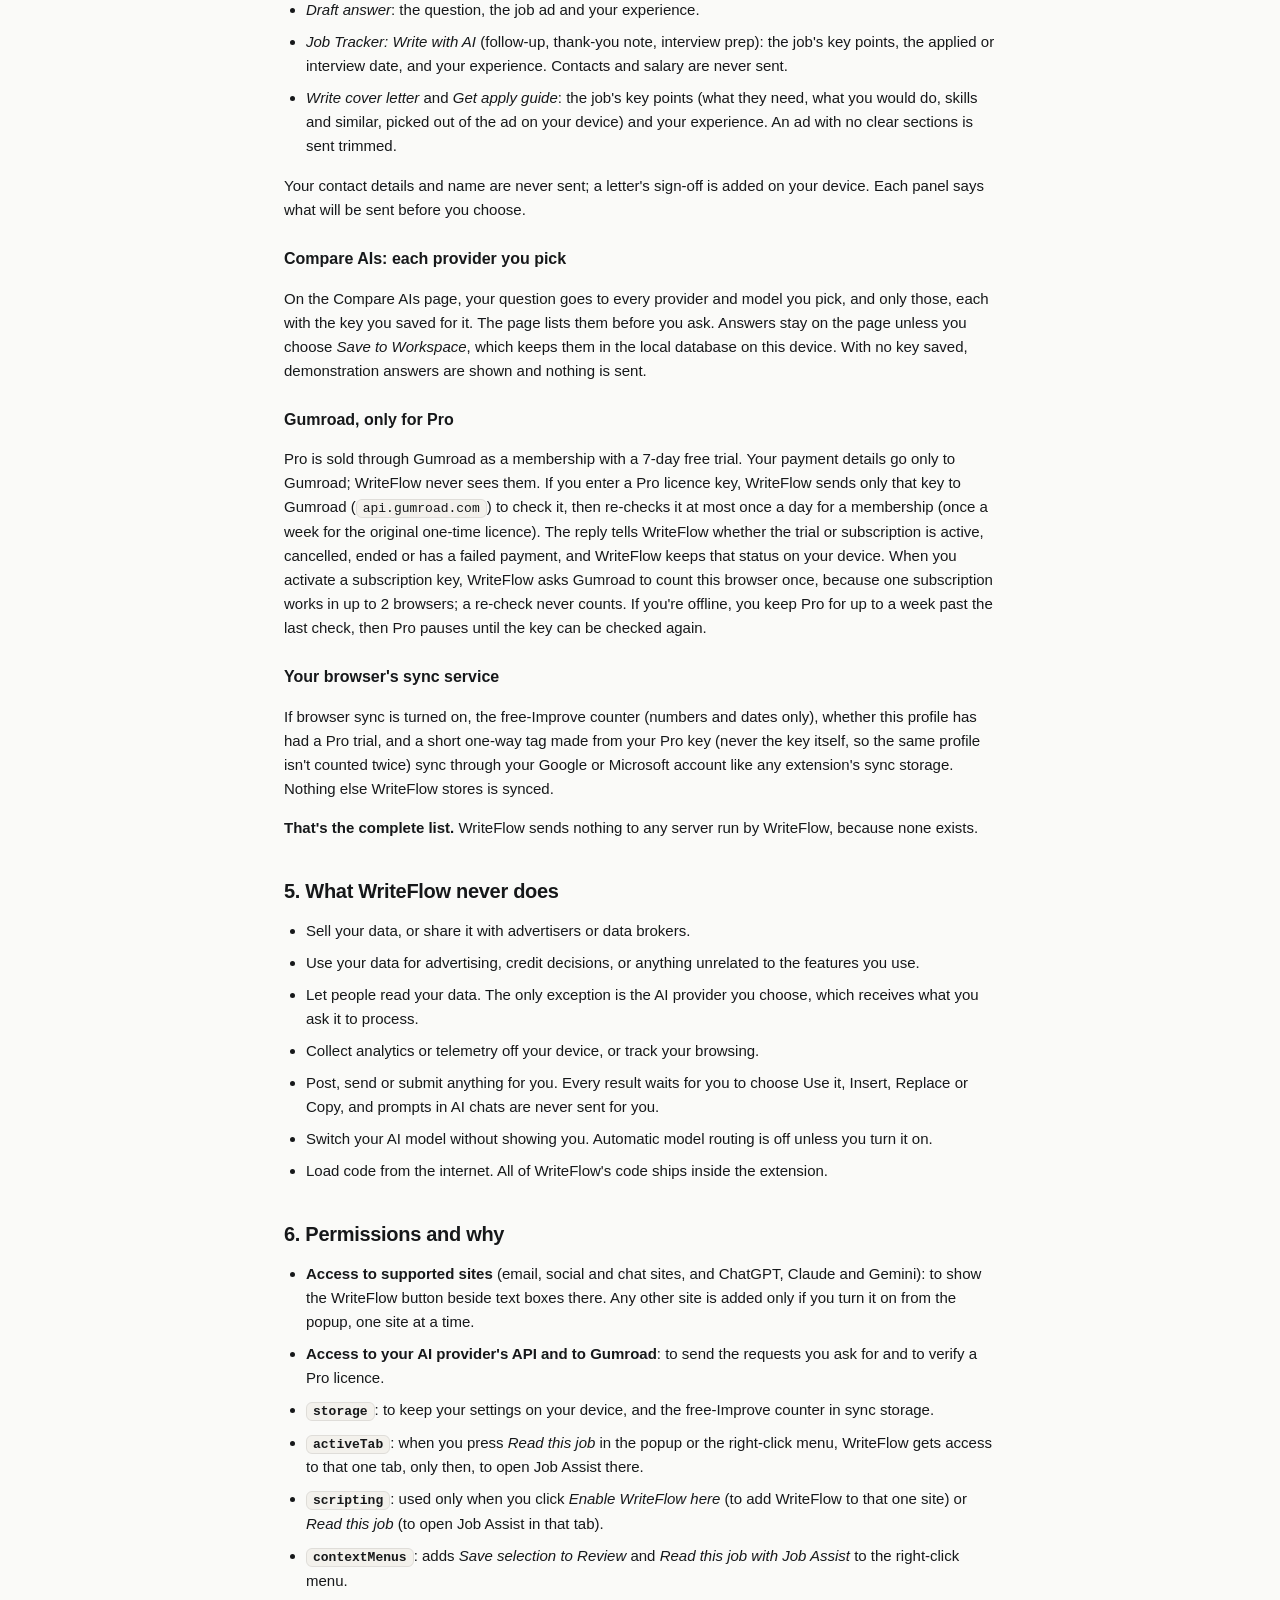
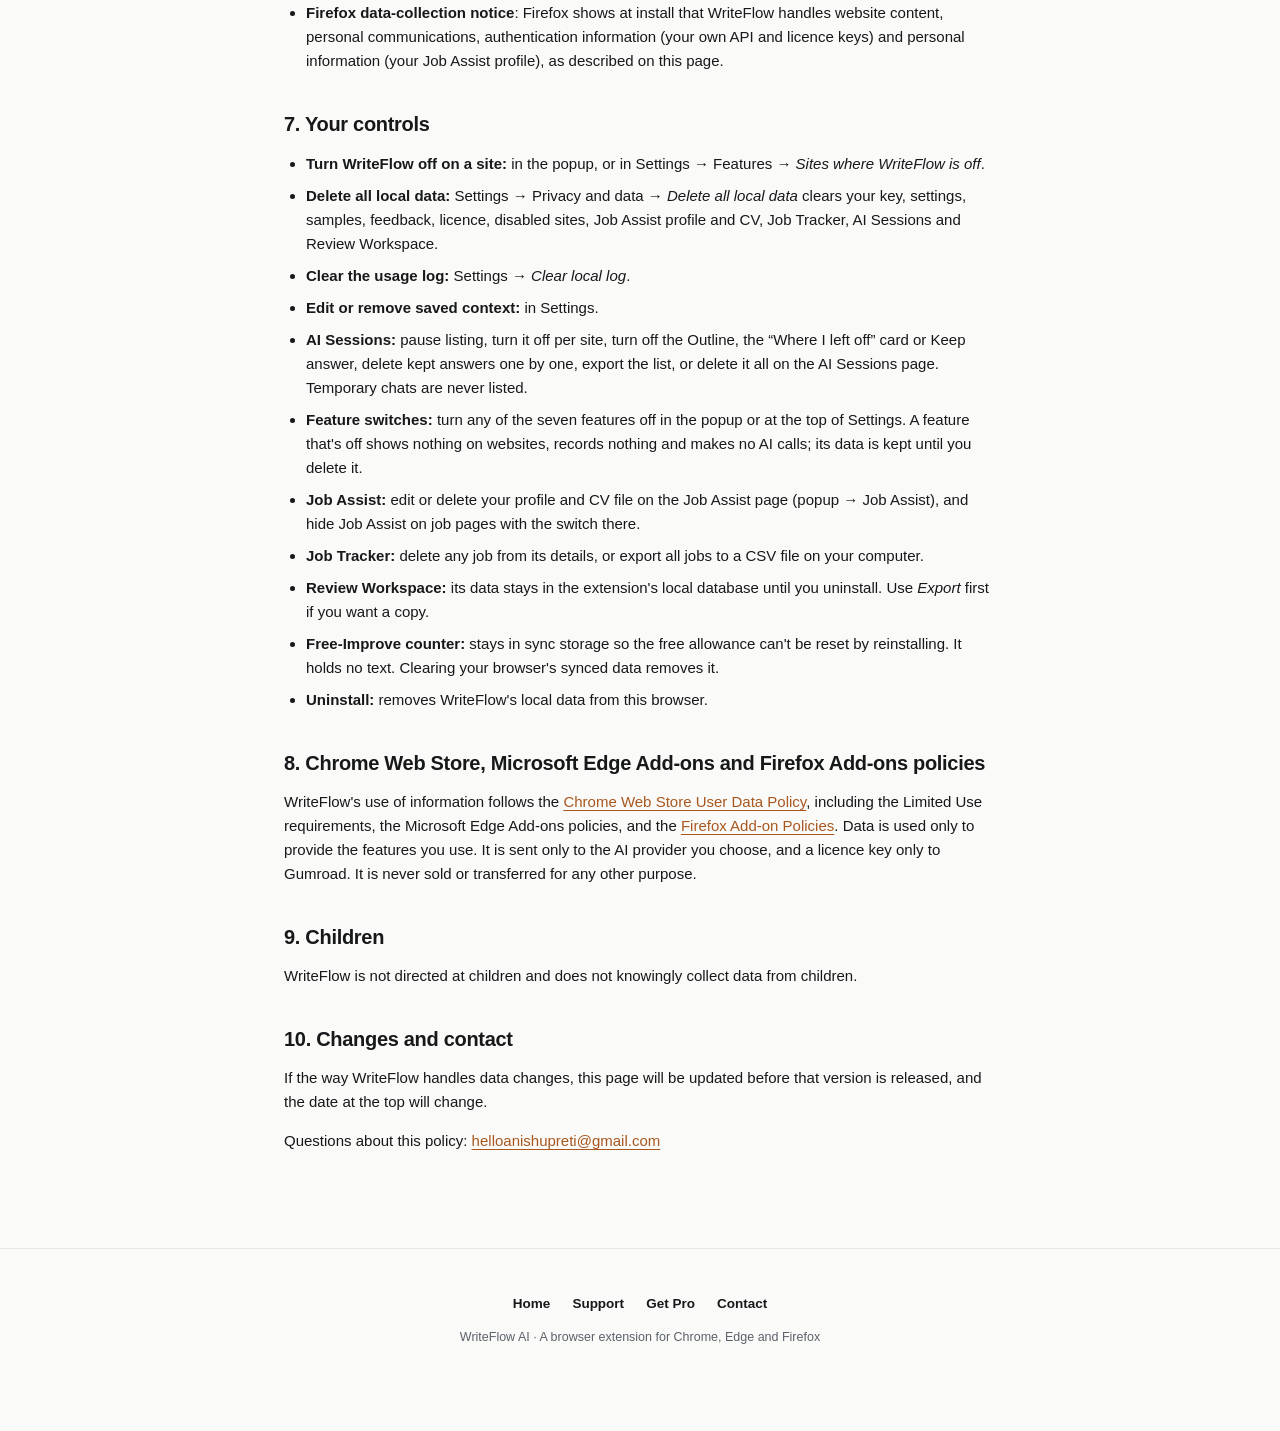
<file: privacy-policy.html>
<!doctype html>
<html lang="en">
<head>
<meta charset="utf-8" />
<meta name="viewport" content="width=device-width, initial-scale=1, viewport-fit=cover" />
<title>WriteFlow AI — Privacy Policy</title>
<meta name="description" content="How the WriteFlow AI browser extension handles your data: no WriteFlow server, keys stay on your device, text goes only to the AI provider you choose." />
<link rel="stylesheet" href="site.css" />
</head>
<body>
<a class="skip" href="#main">Skip to content</a>
<nav class="top" aria-label="Main">
  <div class="wrap">
    <a class="brand" href="index.html"><span class="mark" aria-hidden="true"><svg width="15" height="15" viewBox="0 0 24 24" fill="none" stroke="#fff" stroke-width="2" stroke-linecap="round" stroke-linejoin="round"><path d="M12 20h9"/><path d="M16.5 3.5a2.121 2.121 0 0 1 3 3L7 19l-4 1 1-4Z"/></svg></span>WriteFlow AI</a>
    <div class="nav-links"><a href="index.html#features">Features</a><a href="index.html#pricing">Free &amp; Pro</a><a href="support.html">Support</a></div>
    <a class="btn btn-ghost btn-sm" href="index.html#install">Get WriteFlow</a>
  </div>
</nav>

<main class="doc" id="main">
  <h1>Privacy Policy</h1>
  <p class="meta">Last updated: October 2, 2026 · applies to WriteFlow AI version 1.0.0 for Chrome, Microsoft Edge and Firefox</p>

  <div class="summary-card">
    <p><b>The short version</b></p>
    <ul>
      <li>WriteFlow has <b>no server of its own</b>. There's no account and no login.</li>
      <li>Your API key, settings and saved items stay <b>on your device</b>.</li>
      <li>Your text goes <b>only to the AI provider you choose</b>, directly from your browser, and only when you ask for a result.</li>
      <li>A Pro licence key goes only to <b>Gumroad</b> to be verified.</li>
      <li>We <b>never sell</b> your data, show ads, or post or send anything for you.</li>
    </ul>
  </div>

  <nav class="toc" aria-label="On this page">
    <strong>On this page</strong>
    <ol>
      <li><a href="#what">What WriteFlow does</a></li>
      <li><a href="#read">What it reads, and when</a></li>
      <li><a href="#stored">What is stored, and where</a></li>
      <li><a href="#sent">What is sent, and to whom</a></li>
      <li><a href="#never">What WriteFlow never does</a></li>
      <li><a href="#permissions">Permissions and why</a></li>
      <li><a href="#controls">Your controls</a></li>
      <li><a href="#store-policy">Store user-data policies</a></li>
      <li><a href="#children">Children</a></li>
      <li><a href="#changes">Changes and contact</a></li>
    </ol>
  </nav>

  <h2 id="what">1. What WriteFlow does</h2>
  <p>WriteFlow AI is a browser extension for Chrome, Microsoft Edge and Firefox. Each of its seven features can be turned off:</p>
  <ul>
    <li><b>Writing help</b> in text boxes on the web. It rewrites, drafts and replies to posts, comments, emails and chats.</li>
    <li><b>A prompt helper</b> in ChatGPT, Claude and Gemini. It checks prompts, improves them with ✨ Improve, runs simple tasks on your device and gives model advice.</li>
    <li><b>AI Sessions</b>, a list of your ChatGPT, Claude and Gemini chats and the answers you keep.</li>
    <li><b>Compare AIs</b>, which asks two to four AI models the same question.</li>
    <li><b>Job Assist</b>, which helps you fill job applications and write answers, cover letters and apply guides from your own CV, and the <b>Job Tracker</b>, which keeps track of the jobs you save and apply to.</li>
    <li><b>The Review Workspace</b>, a page inside the extension for saving, comparing and deciding on answers.</li>
  </ul>
  <p>It uses an AI provider you choose (OpenAI, Anthropic, Google Gemini, Groq or OpenRouter) with your own API key. A built-in <b>Demo mode</b> lets you try everything without a key, and it sends nothing anywhere.</p>

  <h2 id="read">2. What it reads, and when</h2>
  <ul>
    <li><b>The text box you open WriteFlow on.</b> WriteFlow reads it when you click the WriteFlow button or use a shortcut. The button never appears in, and WriteFlow never reads, password, PIN, one-time-code, payment or other sensitive fields, sign-in forms or search boxes.</li>
    <li><b>What you're replying to.</b> For replies, it reads the post, comment, email thread or chat messages linked to that box. If a social site's layout hides the post, it reads the visible words next to the reply box instead (at most 1,500 characters). It never reads past a pop-up, and never from a feed that shows several posts. It then shows you what it read as <i>Replying to (read from the page)</i>, and you can edit it before anything is sent.</li>
    <li><b>Your draft prompt in ChatGPT, Claude and Gemini.</b> WriteFlow checks it <i>on your device</i> while you type, to offer suggestions and estimate size. It also estimates how long the visible conversation is, on your device. Nothing leaves your device unless you click an action that uses your AI provider, such as ✨ Improve or Continue in a new chat.</li>
    <li><b>Which chat is open on ChatGPT, Claude and Gemini.</b> For your AI Sessions list, WriteFlow reads the conversation's link and page title (and, only if there is no title, the start of your first question). It keeps them on your device and never sends them anywhere. In long chats, the optional Outline reads your questions on the page to list them, and stores nothing. When you return to a chat after 6 hours or more, the optional “Where I left off” card reads your last question and the last answer on the page, and stores nothing.</li>
    <li><b>Answers you choose to keep.</b> When you choose <i>Keep answer</i> (or press Alt+Shift+K), WriteFlow saves that answer’s text with its chat’s link and title on your device. Nothing is kept unless you choose it.</li>
    <li><b>Continuing in another AI.</b> If you choose <i>Continue in ChatGPT, Claude or Gemini</i>, WriteFlow places a brief built from the chat into the new chat’s message box. It is never sent for you; nothing reaches that AI until you send it yourself.</li>
    <li><b>Job pages and application forms (Job Assist).</b> On a job ad, WriteFlow reads the job title, company, location and description from the page. On an application form, it reads the field labels to work out what each field asks. Your profile is never given to the page: only the values for the fields you choose to fill go back into the form. WriteFlow never reads or fills passwords, payment details, government IDs, date of birth, equal-opportunity or background questions, signatures or consent boxes, and it never submits a form.</li>
    <li><b>Whether you sent an application (Job Tracker).</b> When you press an application form's own submit button, WriteFlow reads the page's text for a thank-you message for up to 25 seconds, on your device only, so it can ask "Applied?". Nothing is sent.</li>
    <li><b>A CV file you add</b> on the Job Assist page (PDF, Word, ODT, RTF or text). It is read on your device to build your profile; the file itself is never uploaded.</li>
    <li><b>Text you select and save</b> with the right-click <i>Save selection to Review</i> item. WriteFlow also saves the page's title and web address, without query strings or fragments.</li>
  </ul>
  <p>WriteFlow does not read your browsing history, and does nothing on a site until you use it there.</p>

  <h2 id="stored">3. What is stored, and where</h2>
  <p>Nearly everything is kept in the browser's local extension storage or the extension's local database (IndexedDB) on this device. The one exception is the free-Improve counter, described in the table.</p>
  <div class="table-scroll" tabindex="0" role="region" aria-label="Data WriteFlow stores">
    <table>
      <thead><tr><th>Data</th><th>Why</th><th>Where</th></tr></thead>
      <tbody>
        <tr><td>AI provider API key(s)</td><td>To call the provider you chose</td><td><span class="tag local">This device</span> Never added to web pages</td></tr>
        <tr><td>Settings, enabled models, disabled sites</td><td>How and where WriteFlow works</td><td><span class="tag local">This device</span></td></tr>
        <tr><td>Popup and Settings counts</td><td>How often each popup button and Settings section is used, so we can tell what helps (numbers only)</td><td><span class="tag local">This device</span> Never sent</td></tr>
        <tr><td>Feature switches and walkthrough progress</td><td>Which of the seven features are on, and how far you got in the first-run tour (a step number, finished or skipped, and dates)</td><td><span class="tag local">This device</span></td></tr>
        <tr><td>Writing samples, style notes, Style DNA</td><td>Optional: drafts that sound like you</td><td><span class="tag local">This device</span></td></tr>
        <tr><td>Saved context and preferences</td><td>Only what you choose to save, added to a message only when you choose to</td><td><span class="tag local">This device</span></td></tr>
        <tr><td>Kept answers</td><td>The text of AI answers you chose to keep, the chat each came from (link and title), when you kept it, and your notes</td><td><span class="tag local">This device</span> Only answers you choose</td></tr>
        <tr><td>AI Sessions list</td><td>Your ChatGPT, Claude and Gemini chats, so you can find and reopen them: each chat's link (no query string), title and when you opened it, plus your own notes, tags, pins, folders and saved sessions, and which listed chats you closed recently (up to 50). If a site shows no title, the first 80 characters of your first question</td><td><span class="tag local">This device</span> Never the conversation itself</td></tr>
        <tr><td>Job Assist profile</td><td>To fill job applications and ground letters and answers in your real experience: contact details, roles, achievements, education, skills, your notes, and application details you add (such as notice period)</td><td><span class="tag local">This device</span> Never synced</td></tr>
        <tr><td>CV file</td><td>Attached to an application's upload field only when you choose Fill</td><td><span class="tag local">This device</span> IndexedDB, never synced</td></tr>
        <tr><td>Saved jobs</td><td>Up to 20 jobs you save: title, company, location, description, link, and the latest cover letter and apply guide written for each</td><td><span class="tag local">This device</span></td></tr>
        <tr><td>Job Tracker</td><td>The jobs you save, fill or apply to: title, company, location, link, the saved ad, stage and dates, interviews, a contact you type, salary, notes, what you sent, and a timeline</td><td><span class="tag local">This device</span> IndexedDB, never synced</td></tr>
        <tr><td>Job Assist monthly counts</td><td>How many answers, letters and guides were drafted this month (numbers only), for the Free allowance</td><td><span class="tag local">This device</span></td></tr>
        <tr><td>Review Workspace items, sources, decisions</td><td>What you save or create in the Workspace</td><td><span class="tag local">This device</span> IndexedDB</td></tr>
        <tr><td>Usage log</td><td>Local counts and estimates (for example "prompt checked" or "about 300 tokens avoided"), <b>never text</b></td><td><span class="tag local">This device</span></td></tr>
        <tr><td>Feedback (thumbs up/down)</td><td>Local only, capped at 100 entries</td><td><span class="tag local">This device</span></td></tr>
        <tr><td>Free-Improve counter</td><td>How many free Improves are used (100 to start, then 20 a month): numbers and dates only, never text</td><td><span class="tag local">This device</span> and your browser's sync storage, so reinstalling doesn't reset it</td></tr>
        <tr><td>Pro licence key and status (trial, active, cancelled, payment failed, ended) and when it was last checked</td><td>To unlock Pro and remind you before a trial ends</td><td><span class="tag local">This device</span> Checked with Gumroad</td></tr>
      </tbody>
    </table>
  </div>
  <p>Text you're working on and the post you're replying to are kept in memory only while the panel is open. They are not saved, unless you save them to the Review Workspace yourself.</p>

  <h2 id="sent">4. What is sent, and to whom</h2>
  <h3>Your AI provider, only when you ask for a result</h3>
  <p>When you click a WriteFlow action that uses AI, your browser sends the request straight to the provider you set up, using your key. Actions include Rewrite, a reply style, Write It For Me, ✨ Improve, Continue in a new chat and Ask AI in the Workspace. The request contains:</p>
  <ul>
    <li>the text you're working on, or your prompt;</li>
    <li>for replies, what you're replying to (as shown in the panel);</li>
    <li>your writing samples or style notes, if you set them;</li>
    <li>the instruction for the action you chose.</li>
  </ul>
  <p>Endpoints: <code>api.openai.com</code>, <code>api.anthropic.com</code>, <code>generativelanguage.googleapis.com</code>, <code>api.groq.com</code>, <code>openrouter.ai</code>. WriteFlow doesn't route, log or see this traffic. Your provider's own privacy policy and terms apply to what it receives.</p>
  <h3>Job Assist: your AI provider, only when you choose</h3>
  <p>Job Assist calls your AI provider, with your key, only when you choose one of these. Filling in your details and attaching your CV make no AI call and send nothing.</p>
  <ul>
    <li><i>Build my profile</i>: your CV text, with your name, email, phone and links replaced by placeholders on your device.</li>
    <li><i>Read this job</i> or <i>Read this page with AI</i>, on a page with no job data WriteFlow can read itself: the page's visible text, without menus, footers, cookie notices or anything typed into forms.</li>
    <li><i>Draft answer</i>: the question, the job ad and your experience.</li>
    <li><i>Job Tracker: Write with AI</i> (follow-up, thank-you note, interview prep): the job's key points, the applied or interview date, and your experience. Contacts and salary are never sent.</li>
    <li><i>Write cover letter</i> and <i>Get apply guide</i>: the job's key points (what they need, what you would do, skills and similar, picked out of the ad on your device) and your experience. An ad with no clear sections is sent trimmed.</li>
  </ul>
  <p>Your contact details and name are never sent; a letter's sign-off is added on your device. Each panel says what will be sent before you choose.</p>
  <h3>Compare AIs: each provider you pick</h3>
  <p>On the Compare AIs page, your question goes to every provider and model you pick, and only those, each with the key you saved for it. The page lists them before you ask. Answers stay on the page unless you choose <i>Save to Workspace</i>, which keeps them in the local database on this device. With no key saved, demonstration answers are shown and nothing is sent.</p>
  <h3>Gumroad, only for Pro</h3>
  <p>Pro is sold through Gumroad as a membership with a 7-day free trial. Your payment details go only to Gumroad; WriteFlow never sees them. If you enter a Pro licence key, WriteFlow sends only that key to Gumroad (<code>api.gumroad.com</code>) to check it, then re-checks it at most once a day for a membership (once a week for the original one-time licence). The reply tells WriteFlow whether the trial or subscription is active, cancelled, ended or has a failed payment, and WriteFlow keeps that status on your device. When you activate a subscription key, WriteFlow asks Gumroad to count this browser once, because one subscription works in up to 2 browsers; a re-check never counts. If you're offline, you keep Pro for up to a week past the last check, then Pro pauses until the key can be checked again.</p>
  <h3>Your browser's sync service</h3>
  <p>If browser sync is turned on, the free-Improve counter (numbers and dates only), whether this profile has had a Pro trial, and a short one-way tag made from your Pro key (never the key itself, so the same profile isn't counted twice) sync through your Google or Microsoft account like any extension's sync storage. Nothing else WriteFlow stores is synced.</p>
  <p><b>That's the complete list.</b> WriteFlow sends nothing to any server run by WriteFlow, because none exists.</p>

  <h2 id="never">5. What WriteFlow never does</h2>
  <ul>
    <li>Sell your data, or share it with advertisers or data brokers.</li>
    <li>Use your data for advertising, credit decisions, or anything unrelated to the features you use.</li>
    <li>Let people read your data. The only exception is the AI provider you choose, which receives what you ask it to process.</li>
    <li>Collect analytics or telemetry off your device, or track your browsing.</li>
    <li>Post, send or submit anything for you. Every result waits for you to choose Use it, Insert, Replace or Copy, and prompts in AI chats are never sent for you.</li>
    <li>Switch your AI model without showing you. Automatic model routing is off unless you turn it on.</li>
    <li>Load code from the internet. All of WriteFlow's code ships inside the extension.</li>
  </ul>

  <h2 id="permissions">6. Permissions and why</h2>
  <ul>
    <li><b>Access to supported sites</b> (email, social and chat sites, and ChatGPT, Claude and Gemini): to show the WriteFlow button beside text boxes there. Any other site is added only if you turn it on from the popup, one site at a time.</li>
    <li><b>Access to your AI provider's API and to Gumroad</b>: to send the requests you ask for and to verify a Pro licence.</li>
    <li><b><code>storage</code></b>: to keep your settings on your device, and the free-Improve counter in sync storage.</li>
    <li><b><code>activeTab</code></b>: when you press <i>Read this job</i> in the popup or the right-click menu, WriteFlow gets access to that one tab, only then, to open Job Assist there.</li>
    <li><b><code>scripting</code></b>: used only when you click <i>Enable WriteFlow here</i> (to add WriteFlow to that one site) or <i>Read this job</i> (to open Job Assist in that tab).</li>
    <li><b><code>contextMenus</code></b>: adds <i>Save selection to Review</i> and <i>Read this job with Job Assist</i> to the right-click menu.</li>
    <li><b>Firefox data-collection notice</b>: Firefox shows at install that WriteFlow handles website content, personal communications, authentication information (your own API and licence keys) and personal information (your Job Assist profile), as described on this page.</li>
  </ul>

  <h2 id="controls">7. Your controls</h2>
  <ul>
    <li><b>Turn WriteFlow off on a site:</b> in the popup, or in Settings → Features → <i>Sites where WriteFlow is off</i>.</li>
    <li><b>Delete all local data:</b> Settings → Privacy and data → <i>Delete all local data</i> clears your key, settings, samples, feedback, licence, disabled sites, Job Assist profile and CV, Job Tracker, AI Sessions and Review Workspace.</li>
    <li><b>Clear the usage log:</b> Settings → <i>Clear local log</i>.</li>
    <li><b>Edit or remove saved context:</b> in Settings.</li>
    <li><b>AI Sessions:</b> pause listing, turn it off per site, turn off the Outline, the “Where I left off” card or Keep answer, delete kept answers one by one, export the list, or delete it all on the AI Sessions page. Temporary chats are never listed.</li>
    <li><b>Feature switches:</b> turn any of the seven features off in the popup or at the top of Settings. A feature that's off shows nothing on websites, records nothing and makes no AI calls; its data is kept until you delete it.</li>
    <li><b>Job Assist:</b> edit or delete your profile and CV file on the Job Assist page (popup → Job Assist), and hide Job Assist on job pages with the switch there.</li>
    <li><b>Job Tracker:</b> delete any job from its details, or export all jobs to a CSV file on your computer.</li>
    <li><b>Review Workspace:</b> its data stays in the extension's local database until you uninstall. Use <i>Export</i> first if you want a copy.</li>
    <li><b>Free-Improve counter:</b> stays in sync storage so the free allowance can't be reset by reinstalling. It holds no text. Clearing your browser's synced data removes it.</li>
    <li><b>Uninstall:</b> removes WriteFlow's local data from this browser.</li>
  </ul>

  <h2 id="store-policy">8. Chrome Web Store, Microsoft Edge Add-ons and Firefox Add-ons policies</h2>
  <p>WriteFlow's use of information follows the <a href="https://developer.chrome.com/docs/webstore/program-policies/user-data-faq" target="_blank" rel="noopener">Chrome Web Store User Data Policy</a>, including the Limited Use requirements, the Microsoft Edge Add-ons policies, and the <a href="https://extensionworkshop.com/documentation/publish/add-on-policies/" target="_blank" rel="noopener">Firefox Add-on Policies</a>. Data is used only to provide the features you use. It is sent only to the AI provider you choose, and a licence key only to Gumroad. It is never sold or transferred for any other purpose.</p>

  <h2 id="children">9. Children</h2>
  <p>WriteFlow is not directed at children and does not knowingly collect data from children.</p>

  <h2 id="changes">10. Changes and contact</h2>
  <p>If the way WriteFlow handles data changes, this page will be updated before that version is released, and the date at the top will change.</p>
  <p>Questions about this policy: <a href="mailto:helloanishupreti@gmail.com">helloanishupreti@gmail.com</a></p>
</main>

<footer class="site-foot">
  <div class="wrap">
    <div class="foot-links"><a href="index.html">Home</a><a href="support.html">Support</a><a href="https://anishup.gumroad.com/l/writeflow-ai" target="_blank" rel="noopener">Get Pro</a><a href="mailto:helloanishupreti@gmail.com">Contact</a></div>
    <div class="copyright">WriteFlow AI · A browser extension for Chrome, Edge and Firefox</div>
  </div>
</footer>
</body>
</html>
</file>
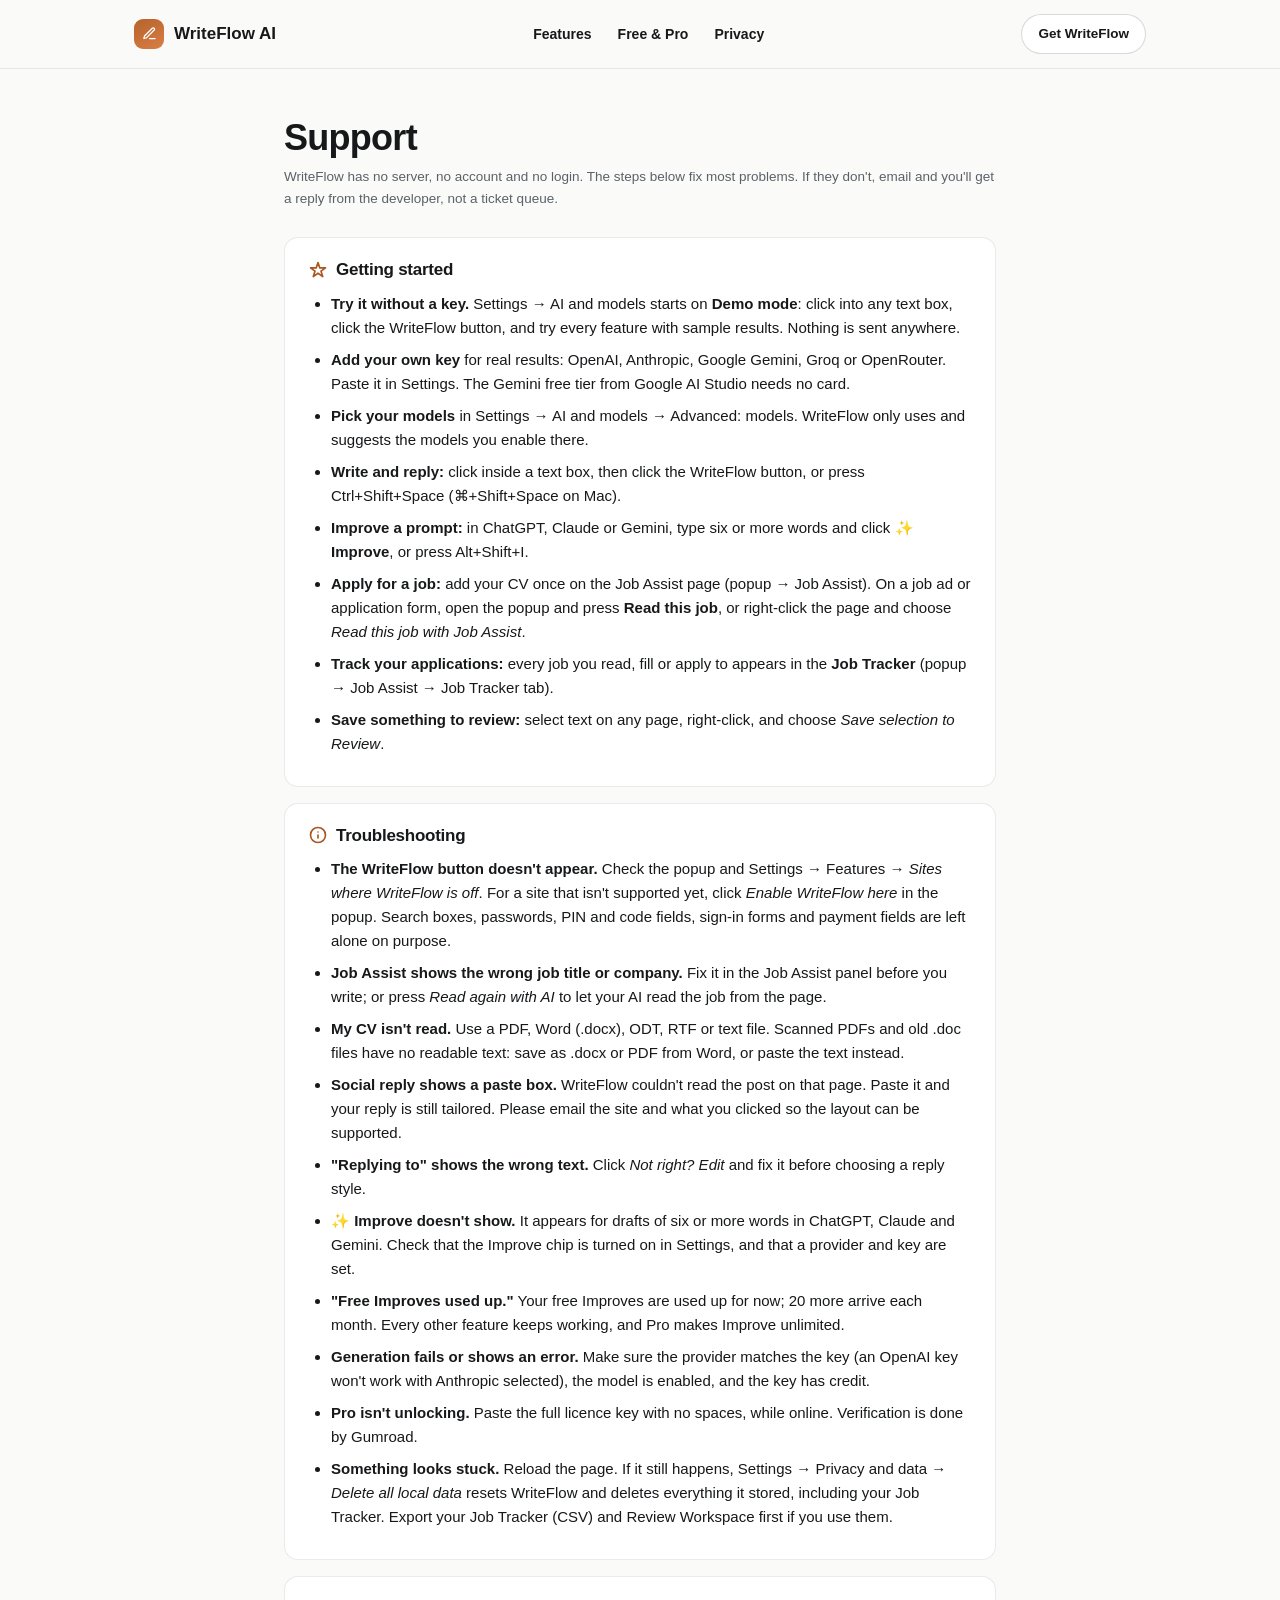
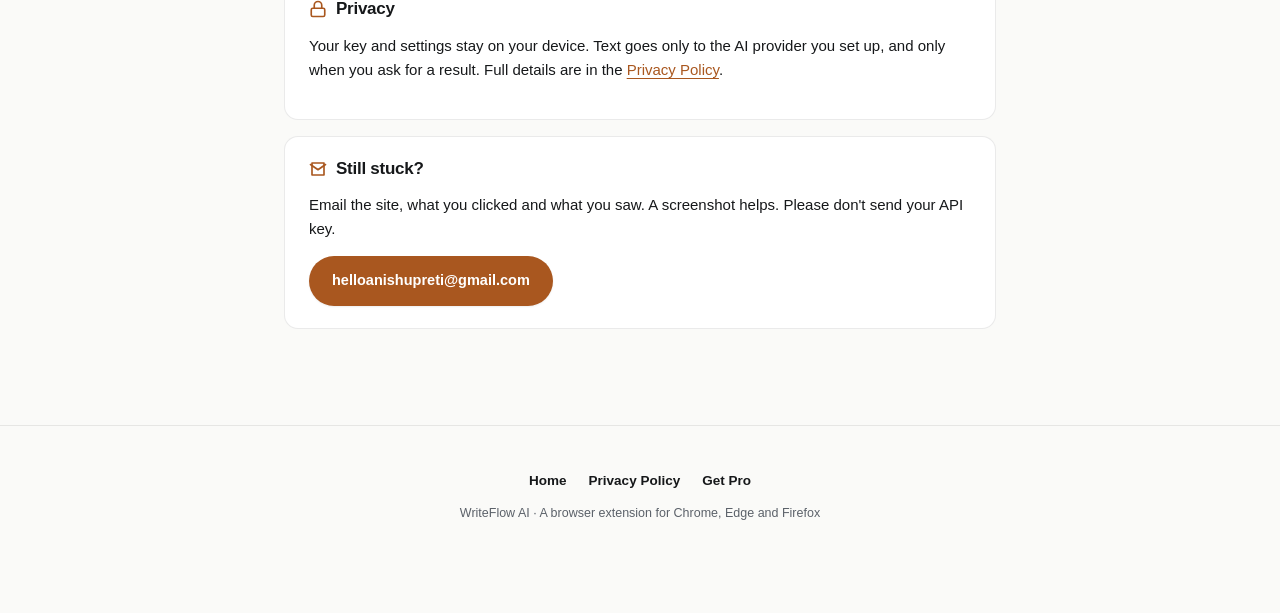
<file: support.html>
<!doctype html>
<html lang="en">
<head>
<meta charset="utf-8" />
<meta name="viewport" content="width=device-width, initial-scale=1, viewport-fit=cover" />
<title>WriteFlow AI — Support</title>
<meta name="description" content="Get started with WriteFlow AI, fix common problems, and contact the developer." />
<link rel="stylesheet" href="site.css" />
</head>
<body>
<a class="skip" href="#main">Skip to content</a>
<nav class="top" aria-label="Main">
  <div class="wrap">
    <a class="brand" href="index.html"><span class="mark" aria-hidden="true"><svg width="15" height="15" viewBox="0 0 24 24" fill="none" stroke="#fff" stroke-width="2" stroke-linecap="round" stroke-linejoin="round"><path d="M12 20h9"/><path d="M16.5 3.5a2.121 2.121 0 0 1 3 3L7 19l-4 1 1-4Z"/></svg></span>WriteFlow AI</a>
    <div class="nav-links"><a href="index.html#features">Features</a><a href="index.html#pricing">Free &amp; Pro</a><a href="privacy-policy.html">Privacy</a></div>
    <a class="btn btn-ghost btn-sm" href="index.html#install">Get WriteFlow</a>
  </div>
</nav>

<main class="doc" id="main">
  <h1>Support</h1>
  <p class="meta">WriteFlow has no server, no account and no login. The steps below fix most problems. If they don't, email and you'll get a reply from the developer, not a ticket queue.</p>

  <div class="card">
    <h2><svg width="18" height="18" viewBox="0 0 24 24" fill="none" stroke="currentColor" stroke-width="2.2" stroke-linecap="round" stroke-linejoin="round" aria-hidden="true"><path d="M12 2l2.4 7.2H22l-6 4.4 2.3 7.2-6.3-4.5-6.3 4.5 2.3-7.2-6-4.4h7.6z"/></svg>Getting started</h2>
    <ul>
      <li><b>Try it without a key.</b> Settings → AI and models starts on <b>Demo mode</b>: click into any text box, click the WriteFlow button, and try every feature with sample results. Nothing is sent anywhere.</li>
      <li><b>Add your own key</b> for real results: OpenAI, Anthropic, Google Gemini, Groq or OpenRouter. Paste it in Settings. The Gemini free tier from Google AI Studio needs no card.</li>
      <li><b>Pick your models</b> in Settings → AI and models → Advanced: models. WriteFlow only uses and suggests the models you enable there.</li>
      <li><b>Write and reply:</b> click inside a text box, then click the WriteFlow button, or press Ctrl+Shift+Space (⌘+Shift+Space on Mac).</li>
      <li><b>Improve a prompt:</b> in ChatGPT, Claude or Gemini, type six or more words and click <b>✨ Improve</b>, or press Alt+Shift+I.</li>
      <li><b>Apply for a job:</b> add your CV once on the Job Assist page (popup → Job Assist). On a job ad or application form, open the popup and press <b>Read this job</b>, or right-click the page and choose <i>Read this job with Job Assist</i>.</li>
      <li><b>Track your applications:</b> every job you read, fill or apply to appears in the <b>Job Tracker</b> (popup → Job Assist → Job Tracker tab).</li>
      <li><b>Save something to review:</b> select text on any page, right-click, and choose <i>Save selection to Review</i>.</li>
    </ul>
  </div>

  <div class="card">
    <h2><svg width="18" height="18" viewBox="0 0 24 24" fill="none" stroke="currentColor" stroke-width="2.2" stroke-linecap="round" stroke-linejoin="round" aria-hidden="true"><circle cx="12" cy="12" r="10"/><path d="M12 16v-4M12 8h.01"/></svg>Troubleshooting</h2>
    <ul>
      <li><b>The WriteFlow button doesn't appear.</b> Check the popup and Settings → Features → <i>Sites where WriteFlow is off</i>. For a site that isn't supported yet, click <i>Enable WriteFlow here</i> in the popup. Search boxes, passwords, PIN and code fields, sign-in forms and payment fields are left alone on purpose.</li>
      <li><b>Job Assist shows the wrong job title or company.</b> Fix it in the Job Assist panel before you write; or press <i>Read again with AI</i> to let your AI read the job from the page.</li>
      <li><b>My CV isn't read.</b> Use a PDF, Word (.docx), ODT, RTF or text file. Scanned PDFs and old .doc files have no readable text: save as .docx or PDF from Word, or paste the text instead.</li>
      <li><b>Social reply shows a paste box.</b> WriteFlow couldn't read the post on that page. Paste it and your reply is still tailored. Please email the site and what you clicked so the layout can be supported.</li>
      <li><b>"Replying to" shows the wrong text.</b> Click <i>Not right? Edit</i> and fix it before choosing a reply style.</li>
      <li><b>✨ Improve doesn't show.</b> It appears for drafts of six or more words in ChatGPT, Claude and Gemini. Check that the Improve chip is turned on in Settings, and that a provider and key are set.</li>
      <li><b>"Free Improves used up."</b> Your free Improves are used up for now; 20 more arrive each month. Every other feature keeps working, and Pro makes Improve unlimited.</li>
      <li><b>Generation fails or shows an error.</b> Make sure the provider matches the key (an OpenAI key won't work with Anthropic selected), the model is enabled, and the key has credit.</li>
      <li><b>Pro isn't unlocking.</b> Paste the full licence key with no spaces, while online. Verification is done by Gumroad.</li>
      <li><b>Something looks stuck.</b> Reload the page. If it still happens, Settings → Privacy and data → <i>Delete all local data</i> resets WriteFlow and deletes everything it stored, including your Job Tracker. Export your Job Tracker (CSV) and Review Workspace first if you use them.</li>
    </ul>
  </div>

  <div class="card">
    <h2><svg width="18" height="18" viewBox="0 0 24 24" fill="none" stroke="currentColor" stroke-width="2.2" stroke-linecap="round" stroke-linejoin="round" aria-hidden="true"><rect x="3" y="11" width="18" height="11" rx="2"/><path d="M7 11V7a5 5 0 0 1 10 0v4"/></svg>Privacy</h2>
    <p>Your key and settings stay on your device. Text goes only to the AI provider you set up, and only when you ask for a result. Full details are in the <a href="privacy-policy.html">Privacy Policy</a>.</p>
  </div>

  <div class="card">
    <h2><svg width="18" height="18" viewBox="0 0 24 24" fill="none" stroke="currentColor" stroke-width="2.2" stroke-linecap="round" stroke-linejoin="round" aria-hidden="true"><path d="M4 4h16v16H4z"/><path d="m22 6-10 7L2 6"/></svg>Still stuck?</h2>
    <p>Email the site, what you clicked and what you saw. A screenshot helps. Please don't send your API key.</p>
    <p style="margin:0"><a class="btn btn-primary" href="mailto:helloanishupreti@gmail.com">helloanishupreti@gmail.com</a></p>
  </div>
</main>

<footer class="site-foot">
  <div class="wrap">
    <div class="foot-links"><a href="index.html">Home</a><a href="privacy-policy.html">Privacy Policy</a><a href="https://anishup.gumroad.com/l/writeflow-ai" target="_blank" rel="noopener">Get Pro</a></div>
    <div class="copyright">WriteFlow AI · A browser extension for Chrome, Edge and Firefox</div>
  </div>
</footer>
</body>
</html>
</file>
<file: site.css>
/* WriteFlow AI website — shared styles (index, privacy, support). */
:root {
  --ink: #16181A; --bg: #FAFAF8; --surface: #FFFFFF; --sunk: #F3F1EC; --muted: #5B6169;
  --accent: #A9571F; --accent-2: #D97F45; --accent-ink: #FFFFFF; --accent-soft: #FBF0E6;
  --pro-ink: #8A4A1E; --pro-border: #EAD2B8; --ok: #1F6B4A; --ok-soft: #E6F2EC;
  --border: rgba(22,24,26,0.09); --border-strong: rgba(22,24,26,0.16); --hover: rgba(22,24,26,0.045);
  --shadow-sm: 0 1px 2px rgba(0,0,0,.07); --shadow: 0 18px 44px rgba(60,30,10,.14);
  --nav-bg: rgba(250,250,248,0.9); --shot-bg: #FFFFFF;
  color-scheme: light;
}
@media (prefers-color-scheme: dark) {
  :root:not([data-theme="light"]) {
    --ink: #F2F1ED; --bg: #141517; --surface: #1D1E21; --sunk: #18191B; --muted: #A2A7AD;
    --accent: #E59A63; --accent-2: #F0B283; --accent-ink: #1E1105; --accent-soft: #2C2119;
    --pro-ink: #F0B283; --pro-border: #4A3423; --ok: #7FD1A8; --ok-soft: #17291F;
    --border: rgba(255,255,255,0.09); --border-strong: rgba(255,255,255,0.16); --hover: rgba(255,255,255,0.05);
    --shadow: 0 18px 44px rgba(0,0,0,.45); --nav-bg: rgba(20,21,23,0.88); --shot-bg: #FFFFFF;
    color-scheme: dark;
  }
}
:root[data-theme="dark"] {
  --ink: #F2F1ED; --bg: #141517; --surface: #1D1E21; --sunk: #18191B; --muted: #A2A7AD;
  --accent: #E59A63; --accent-2: #F0B283; --accent-ink: #1E1105; --accent-soft: #2C2119;
  --pro-ink: #F0B283; --pro-border: #4A3423; --ok: #7FD1A8; --ok-soft: #17291F;
  --border: rgba(255,255,255,0.09); --border-strong: rgba(255,255,255,0.16); --hover: rgba(255,255,255,0.05);
  --shadow: 0 18px 44px rgba(0,0,0,.45); --nav-bg: rgba(20,21,23,0.88); --shot-bg: #FFFFFF;
  color-scheme: dark;
}

* { box-sizing: border-box; }
html { scroll-behavior: smooth; scroll-padding-top: 76px; }
@media (prefers-reduced-motion: reduce) { html { scroll-behavior: auto; } * { transition: none !important; animation: none !important; } }
body {
  margin: 0; font-family: -apple-system, BlinkMacSystemFont, "Segoe UI", Roboto, Arial, sans-serif;
  color: var(--ink); background: var(--bg); line-height: 1.6; -webkit-font-smoothing: antialiased;
}
.wrap { max-width: 1060px; margin: 0 auto; padding-inline: 24px; }
@media (max-width: 480px) { .wrap { padding-inline: 16px; } }
a { color: var(--accent); text-underline-offset: 3px; }
img { max-width: 100%; display: block; }
h1, h2, h3 { text-wrap: balance; }
:focus-visible { outline: 2.5px solid var(--accent); outline-offset: 2px; border-radius: 6px; }
.skip { position: absolute; left: -999px; top: 8px; background: var(--surface); padding: 8px 12px; border-radius: 8px; z-index: 300; }
.skip:focus { left: 8px; }

/* Nav */
nav.top { position: sticky; top: 0; z-index: 100; background: var(--nav-bg); backdrop-filter: blur(10px); border-bottom: 1px solid var(--border); }
nav.top .wrap { display: flex; align-items: center; justify-content: space-between; gap: 16px; padding-block: 14px; }
.brand { display: flex; align-items: center; gap: 10px; font-weight: 800; font-size: 17px; color: var(--ink); text-decoration: none; }
.mark { width: 30px; height: 30px; border-radius: 9px; background: linear-gradient(150deg, #B5622C, #D97F45); display: flex; align-items: center; justify-content: center; flex-shrink: 0; }
.nav-links { display: flex; gap: 26px; font-size: 14px; font-weight: 600; }
.nav-links a { color: var(--ink); text-decoration: none; }
.nav-links a:hover { color: var(--accent); }
@media (max-width: 820px) { .nav-links { display: none; } }

/* Buttons */
.btn { display: inline-flex; align-items: center; justify-content: center; gap: 8px; padding: 12px 22px; border-radius: 999px; font-weight: 700; font-size: 14.5px; text-decoration: none; border: 1px solid transparent; }
.btn-primary { background: var(--accent); color: var(--accent-ink); box-shadow: var(--shadow-sm); }
.btn-primary:hover { filter: brightness(1.06); }
.btn-ghost { background: var(--surface); color: var(--ink); border-color: var(--border-strong); }
.btn-ghost:hover { background: var(--hover); }
.btn-sm { padding: 8px 16px; font-size: 13.5px; }

/* Hero */
header.hero { padding: 64px 0 40px; position: relative; overflow: hidden; }
.glow { position: absolute; width: 760px; height: 760px; border-radius: 50%; background: radial-gradient(circle, rgba(217,127,69,0.16) 0%, rgba(217,127,69,0) 70%); top: -320px; right: -220px; pointer-events: none; }
.hero-grid { position: relative; display: grid; grid-template-columns: 1.02fr 1fr; gap: 48px; align-items: center; }
@media (max-width: 900px) { .hero-grid { grid-template-columns: 1fr; gap: 32px; } }
.pill { display: inline-flex; align-items: center; gap: 8px; background: var(--accent-soft); color: var(--pro-ink); border: 1px solid var(--pro-border); border-radius: 999px; padding: 5px 14px 5px 6px; font-size: 13px; font-weight: 700; text-decoration: none; }
.pill b { white-space: nowrap; background: var(--accent); color: var(--accent-ink); border-radius: 999px; padding: 1px 9px; font-size: 11.5px; letter-spacing: .03em; }
.hero h1 { font-size: clamp(34px, 5.2vw, 52px); line-height: 1.06; font-weight: 800; letter-spacing: -0.025em; margin: 18px 0 16px; }
.hero h1 .accent { background: linear-gradient(150deg, var(--accent), var(--accent-2)); -webkit-background-clip: text; background-clip: text; color: transparent; }
.hero-sub { font-size: 17.5px; color: var(--muted); max-width: 520px; margin: 0 0 26px; }
.hero-ctas { display: flex; gap: 10px; flex-wrap: wrap; }
.hero-note { margin-top: 16px; font-size: 13px; color: var(--muted); display: flex; gap: 16px; flex-wrap: wrap; }
.hero-note span { display: inline-flex; align-items: center; gap: 6px; }
.hero-note svg { color: var(--ok); }

/* Browser-frame screenshot */
.frame { border-radius: 14px; overflow: hidden; border: 1px solid var(--border-strong); box-shadow: var(--shadow); background: var(--shot-bg); }
.frame-bar { display: flex; align-items: center; gap: 6px; padding: 9px 12px; background: var(--sunk); border-bottom: 1px solid var(--border); }
.frame-bar i { width: 9px; height: 9px; border-radius: 50%; background: var(--border-strong); display: block; }
.frame-bar span { margin-left: 10px; font-size: 11.5px; color: var(--muted); font-family: ui-monospace, SFMono-Regular, Menlo, monospace; }
.frame img { width: 100%; height: auto; aspect-ratio: 1280 / 800; object-fit: cover; background: var(--shot-bg); }
.caption { font-size: 12.5px; color: var(--muted); margin-top: 10px; text-align: center; }

/* Sections */
section { padding: 72px 0; }
section.alt { background: var(--surface); border-block: 1px solid var(--border); }
.section-head { text-align: center; max-width: 620px; margin: 0 auto 40px; }
.eyebrow { font-size: 12px; font-weight: 800; letter-spacing: .08em; text-transform: uppercase; color: var(--accent); margin-bottom: 10px; }
h2 { font-size: clamp(26px, 3.4vw, 34px); font-weight: 800; letter-spacing: -0.015em; line-height: 1.15; margin: 0 0 12px; }
.section-sub { color: var(--muted); font-size: 15.5px; margin: 0; }

/* Three pillars */
.pillars { display: grid; grid-template-columns: repeat(2, 1fr); gap: 18px; }
@media (max-width: 860px) { .pillars { grid-template-columns: 1fr; } }
.pillar { background: var(--surface); border: 1px solid var(--border); border-radius: 16px; padding: 26px; display: flex; flex-direction: column; gap: 10px; }
section.alt .pillar { background: var(--bg); }
.pillar-icon { width: 42px; height: 42px; border-radius: 12px; background: var(--accent-soft); color: var(--accent); display: flex; align-items: center; justify-content: center; }
.pillar h3 { font-size: 18px; margin: 4px 0 0; }
.pillar p { color: var(--muted); font-size: 14.5px; margin: 0; }
.pillar ul { margin: 4px 0 0; padding: 0; list-style: none; display: grid; gap: 7px; font-size: 14px; }
.pillar li { display: flex; gap: 8px; align-items: flex-start; }
.pillar li::before { content: ""; width: 6px; height: 6px; border-radius: 50%; background: var(--accent-2); margin-top: 9px; flex-shrink: 0; }
.pillar .where { margin-top: auto; padding-top: 12px; border-top: 1px dashed var(--border-strong); font-size: 12.5px; color: var(--muted); }

/* Showcase */
.groups { display: flex; gap: 6px; justify-content: center; flex-wrap: wrap; margin-bottom: 26px; }
.group-btn { font: inherit; font-size: 14px; font-weight: 700; padding: 9px 18px; border-radius: 999px; border: 1px solid var(--border-strong); background: var(--bg); color: var(--ink); cursor: pointer; }
.group-btn[aria-pressed="true"] { background: var(--ink); color: var(--bg); border-color: var(--ink); }
.showcase { display: grid; grid-template-columns: 300px 1fr; gap: 28px; align-items: start; }
@media (max-width: 860px) { .showcase { grid-template-columns: 1fr; } }
.tabs { display: flex; flex-direction: column; gap: 6px; }
@media (max-width: 860px) { .tabs { flex-direction: row; overflow-x: auto; padding-bottom: 6px; scroll-snap-type: x mandatory; } .tab { min-width: 220px; scroll-snap-align: start; } }
.tab { display: flex; align-items: center; gap: 12px; text-align: left; width: 100%; background: var(--bg); border: 1px solid var(--border); border-radius: 12px; padding: 12px 14px; cursor: pointer; font: inherit; color: var(--ink); transition: border-color .15s, background .15s; }
.tab:hover { background: var(--hover); }
.tab[aria-selected="true"] { background: var(--surface); border-color: var(--accent); box-shadow: var(--shadow-sm); }
.tab-num { flex-shrink: 0; width: 26px; height: 26px; border-radius: 999px; display: flex; align-items: center; justify-content: center; font-size: 12px; font-weight: 800; background: var(--border); color: var(--muted); }
.tab[aria-selected="true"] .tab-num { background: linear-gradient(150deg, #B5622C, #D97F45); color: #fff; }
.tab-text { display: flex; flex-direction: column; gap: 1px; }
.tab-text strong { font-size: 14px; }
.tab-text small { font-size: 12px; color: var(--muted); }
.tab .new { font-size: 10px; font-weight: 800; letter-spacing: .05em; color: var(--pro-ink); background: var(--accent-soft); border: 1px solid var(--pro-border); border-radius: 999px; padding: 0 7px; margin-left: 6px; vertical-align: 1px; }
.shot img { transition: opacity .2s ease; }
.shot img.fading { opacity: 0; }

/* Sites */
.sites { display: flex; flex-wrap: wrap; gap: 8px; justify-content: center; max-width: 860px; margin: 0 auto; }
.site { font-size: 13.5px; font-weight: 650; padding: 7px 14px; border-radius: 999px; background: var(--surface); border: 1px solid var(--border); }
.site.ai { background: var(--accent-soft); border-color: var(--pro-border); color: var(--pro-ink); }
.sites-note { text-align: center; color: var(--muted); font-size: 13.5px; margin-top: 18px; }

/* Privacy strip */
.trust { display: grid; grid-template-columns: repeat(4, 1fr); gap: 16px; }
@media (max-width: 900px) { .trust { grid-template-columns: repeat(2, 1fr); } }
@media (max-width: 520px) { .trust { grid-template-columns: 1fr; } }
.trust div { padding: 20px; border-radius: 14px; border: 1px solid var(--border); background: var(--bg); }
.trust h3 { font-size: 15px; margin: 10px 0 6px; }
.trust p { font-size: 13.5px; color: var(--muted); margin: 0; }
.trust svg { color: var(--ok); }

/* Pricing */
.plans { display: grid; grid-template-columns: 1fr 1fr; gap: 18px; max-width: 860px; margin: 0 auto; }
@media (max-width: 760px) { .plans { grid-template-columns: 1fr; } }
.plan { background: var(--surface); border: 1px solid var(--border); border-radius: 18px; padding: 28px; display: flex; flex-direction: column; }
.plan.pro { border-color: var(--pro-border); background: linear-gradient(180deg, var(--accent-soft) 0%, var(--surface) 55%); }
.plan h3 { font-size: 20px; margin: 0; }
.plan .price { font-size: 14px; color: var(--muted); margin: 4px 0 18px; }
.plan ul { list-style: none; margin: 0 0 22px; padding: 0; display: grid; gap: 10px; font-size: 14.5px; }
.plan li { display: flex; gap: 10px; }
.plan li svg { flex-shrink: 0; margin-top: 4px; color: var(--ok); }
.plan .btn { margin-top: auto; align-self: flex-start; }

/* What's new */
.timeline { max-width: 760px; margin: 0 auto; display: grid; gap: 14px; }
.release { display: grid; grid-template-columns: 96px 1fr; gap: 18px; padding: 18px 20px; border-radius: 14px; border: 1px solid var(--border); background: var(--bg); }
@media (max-width: 520px) { .release { grid-template-columns: 1fr; gap: 6px; } }
.release .ver { font-family: ui-monospace, SFMono-Regular, Menlo, monospace; font-weight: 700; font-size: 14px; color: var(--accent); }
.release .ver small { display: block; font-family: inherit; color: var(--muted); font-weight: 500; font-size: 12px; }
.release h3 { font-size: 15.5px; margin: 0 0 4px; }
.release p { font-size: 14px; color: var(--muted); margin: 0; }
.release.latest { border-color: var(--accent); background: var(--surface); }

/* FAQ */
.faq { max-width: 760px; margin: 0 auto; }
details { background: var(--surface); border: 1px solid var(--border); border-radius: 12px; padding: 2px 20px; margin-bottom: 10px; }
summary { cursor: pointer; font-weight: 700; font-size: 15px; padding: 15px 0; list-style: none; display: flex; justify-content: space-between; align-items: center; gap: 12px; }
summary::-webkit-details-marker { display: none; }
summary::after { content: "+"; font-size: 20px; color: var(--accent); font-weight: 400; }
details[open] summary::after { content: "\2212"; }
details p, details li { font-size: 14px; color: var(--muted); line-height: 1.65; }
details p { margin: 0 0 16px; }
details ul { margin: 0 0 16px; padding-left: 20px; }

/* Early access */
.early { background: linear-gradient(180deg, var(--accent-soft) 0%, var(--surface) 60%); border: 1px solid var(--pro-border); border-radius: 18px; padding: 36px; text-align: center; max-width: 640px; margin: 0 auto; }
.early h3 { font-size: 20px; margin: 0 0 10px; }
.early p { color: var(--muted); font-size: 14.5px; margin: 0; }

/* Footer */
footer.site-foot { padding: 44px 0 90px; text-align: center; border-top: 1px solid var(--border); }
.foot-links { display: flex; gap: 22px; justify-content: center; flex-wrap: wrap; font-size: 13.5px; font-weight: 600; margin-bottom: 12px; }
.foot-links a { color: var(--ink); text-decoration: none; }
.foot-links a:hover { color: var(--accent); }
.copyright { font-size: 12.5px; color: var(--muted); }

/* Contact bubble */
.contact-wrap { position: fixed; bottom: calc(22px + env(safe-area-inset-bottom, 0px)); right: 22px; z-index: 200; display: flex; flex-direction: column; align-items: flex-end; gap: 12px; }
.contact-bubble { width: 56px; height: 56px; border-radius: 999px; border: none; cursor: pointer; background: linear-gradient(150deg, #B5622C, #D97F45); color: #fff; display: flex; align-items: center; justify-content: center; box-shadow: 0 10px 26px rgba(181,98,44,0.38); position: relative; }
.contact-bubble svg { transition: transform .2s ease; }
.contact-bubble .icon-close { position: absolute; transform: scale(0); }
.contact-bubble[aria-expanded="true"] .icon-chat { transform: scale(0); }
.contact-bubble[aria-expanded="true"] .icon-close { transform: scale(1); }
.contact-card { background: var(--surface); border: 1px solid var(--border); border-radius: 16px; box-shadow: var(--shadow); padding: 16px; width: 230px; }
.contact-card h4 { font-size: 14px; margin: 0 0 2px; }
.contact-card p { font-size: 12.5px; color: var(--muted); margin: 0 0 10px; }
.contact-link { display: flex; align-items: center; gap: 10px; padding: 8px 10px; border-radius: 10px; font-size: 13.5px; font-weight: 650; color: var(--ink); text-decoration: none; }
.contact-link:hover { background: var(--hover); }
.contact-link .ci { width: 30px; height: 30px; border-radius: 9px; display: flex; align-items: center; justify-content: center; background: var(--accent-soft); color: var(--accent); flex-shrink: 0; }

/* Document pages (privacy, support) */
.doc { max-width: 760px; margin: 0 auto; padding: 48px 24px 80px; }
@media (max-width: 480px) { .doc { padding-inline: 16px; } }
.doc h1 { font-size: clamp(28px, 4vw, 36px); letter-spacing: -0.02em; line-height: 1.15; margin: 0 0 8px; }
.doc .meta { color: var(--muted); font-size: 13.5px; margin: 0 0 28px; }
.doc h2 { font-size: 20px; margin: 40px 0 12px; }
.doc h3 { font-size: 16px; margin: 24px 0 8px; }
.doc p, .doc li { font-size: 15px; }
.doc ul { padding-left: 22px; }
.doc li { margin-bottom: 8px; }
.doc code { font-size: 13px; background: var(--sunk); border: 1px solid var(--border); border-radius: 6px; padding: 1px 6px; }
.summary-card { background: var(--ok-soft); border: 1px solid var(--border); border-radius: 14px; padding: 20px 22px; margin: 0 0 12px; }
.summary-card p { margin: 0 0 8px; }
.summary-card ul { margin: 0; }
.toc { background: var(--surface); border: 1px solid var(--border); border-radius: 14px; padding: 16px 22px; margin: 20px 0 8px; }
.toc strong { font-size: 13px; text-transform: uppercase; letter-spacing: .06em; color: var(--muted); }
.toc ol { margin: 8px 0 0; padding-left: 20px; columns: 2; column-gap: 28px; }
@media (max-width: 560px) { .toc ol { columns: 1; } }
.toc li { font-size: 14px; margin-bottom: 4px; }
.table-scroll { overflow-x: auto; margin: 14px 0; border: 1px solid var(--border); border-radius: 12px; }
table { width: 100%; border-collapse: collapse; font-size: 14px; min-width: 560px; }
th, td { text-align: left; padding: 11px 13px; border-bottom: 1px solid var(--border); vertical-align: top; }
tr:last-child td { border-bottom: 0; }
th { background: var(--sunk); font-weight: 700; font-size: 13px; }
td .tag { display: inline-block; font-size: 11.5px; font-weight: 700; border-radius: 999px; padding: 1px 8px; background: var(--sunk); border: 1px solid var(--border); white-space: nowrap; }
td .tag.local { background: var(--ok-soft); color: var(--ok); }
.card { background: var(--surface); border: 1px solid var(--border); border-radius: 14px; padding: 22px 24px; margin-bottom: 16px; }
.card h2 { margin-top: 0; font-size: 17px; display: flex; align-items: center; gap: 9px; }
.card h2 svg { color: var(--accent); flex-shrink: 0; }
.card ul { margin: 0; }
.back { display: inline-flex; gap: 6px; align-items: center; font-size: 14px; font-weight: 600; text-decoration: none; margin-bottom: 20px; }
</file>
